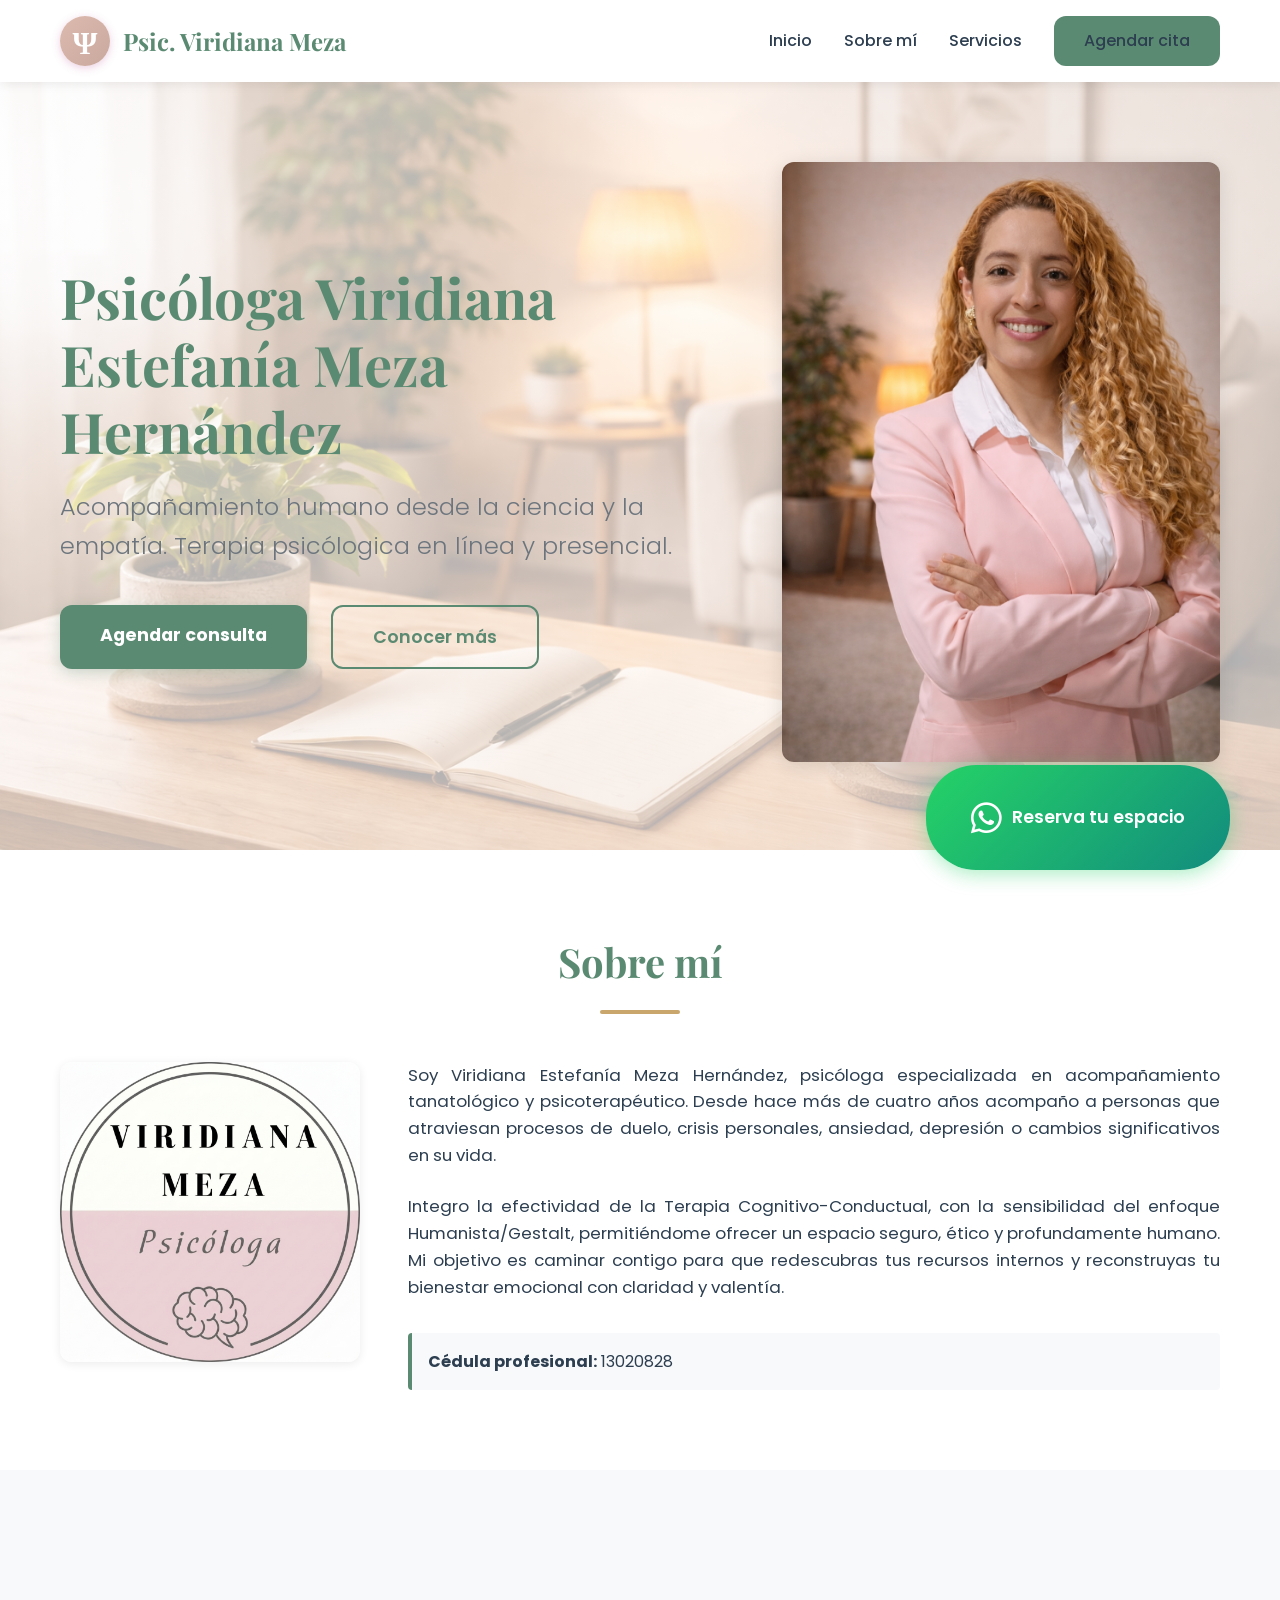
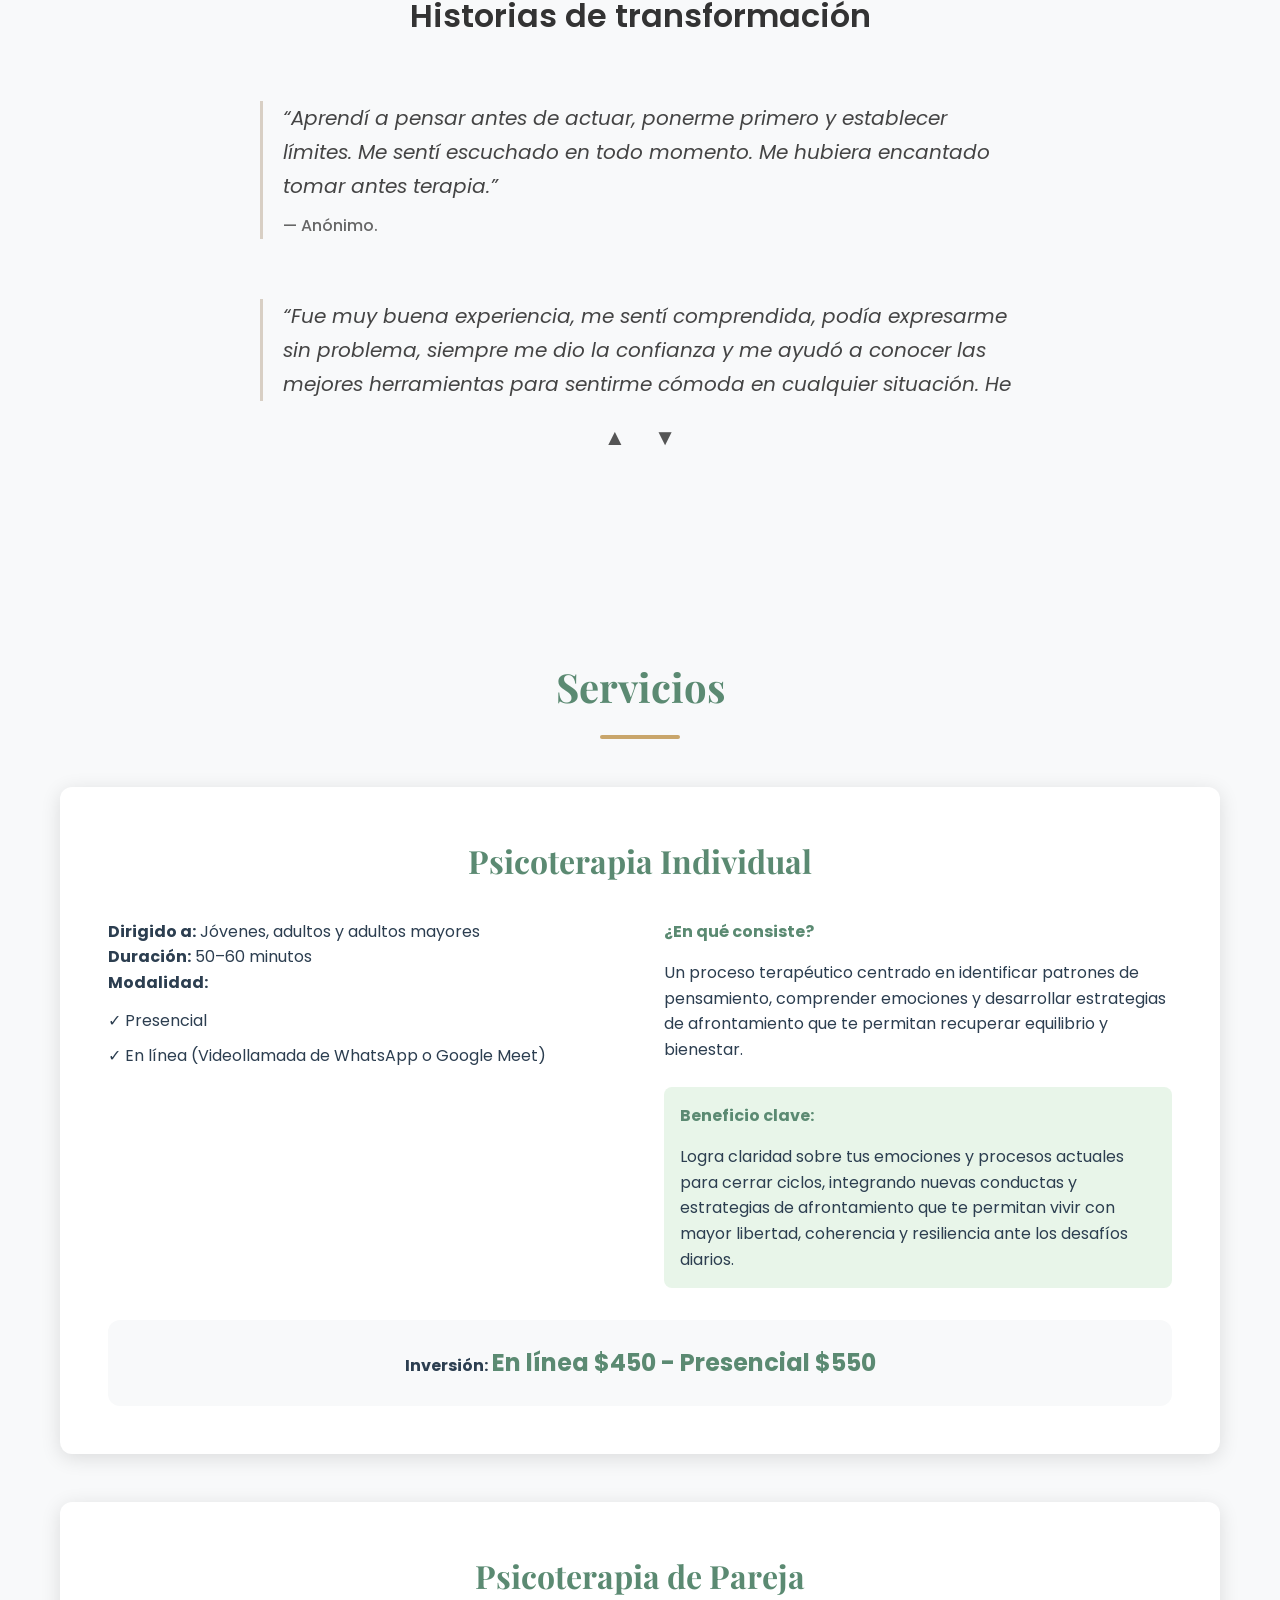
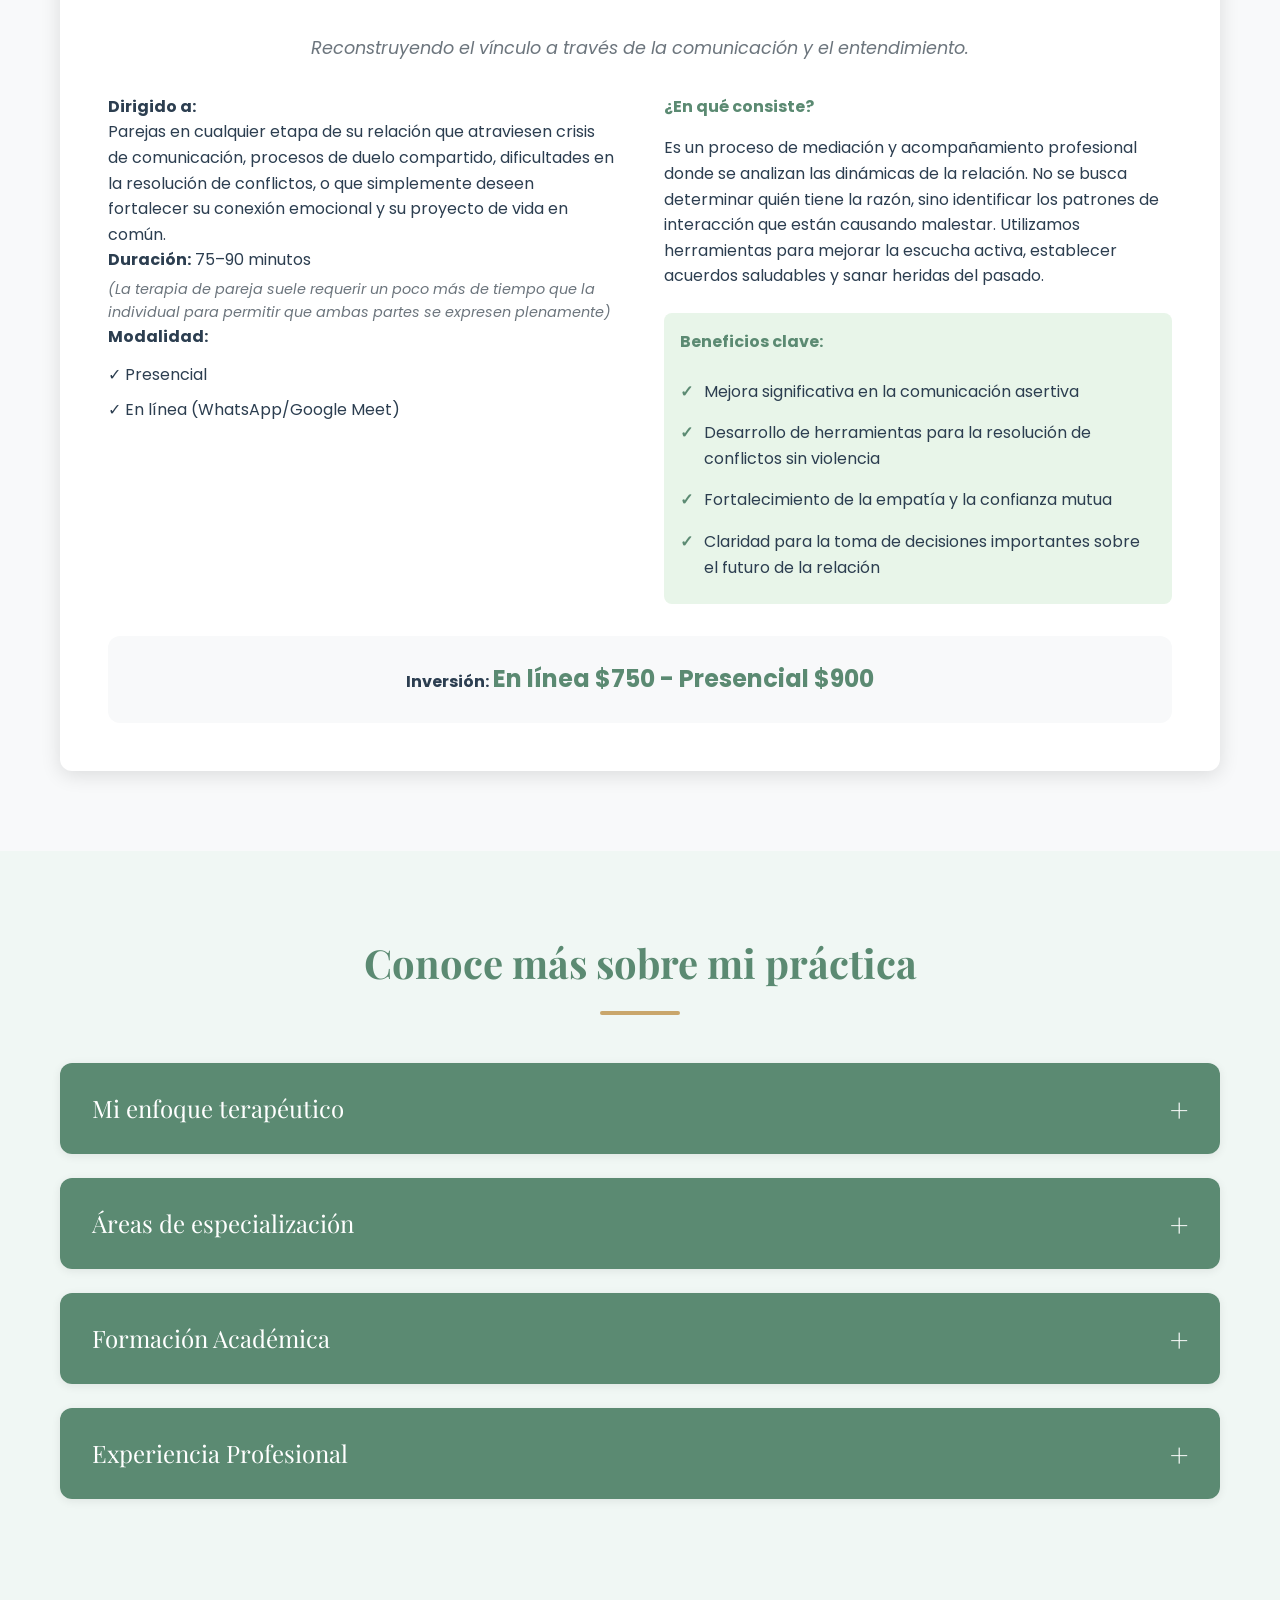
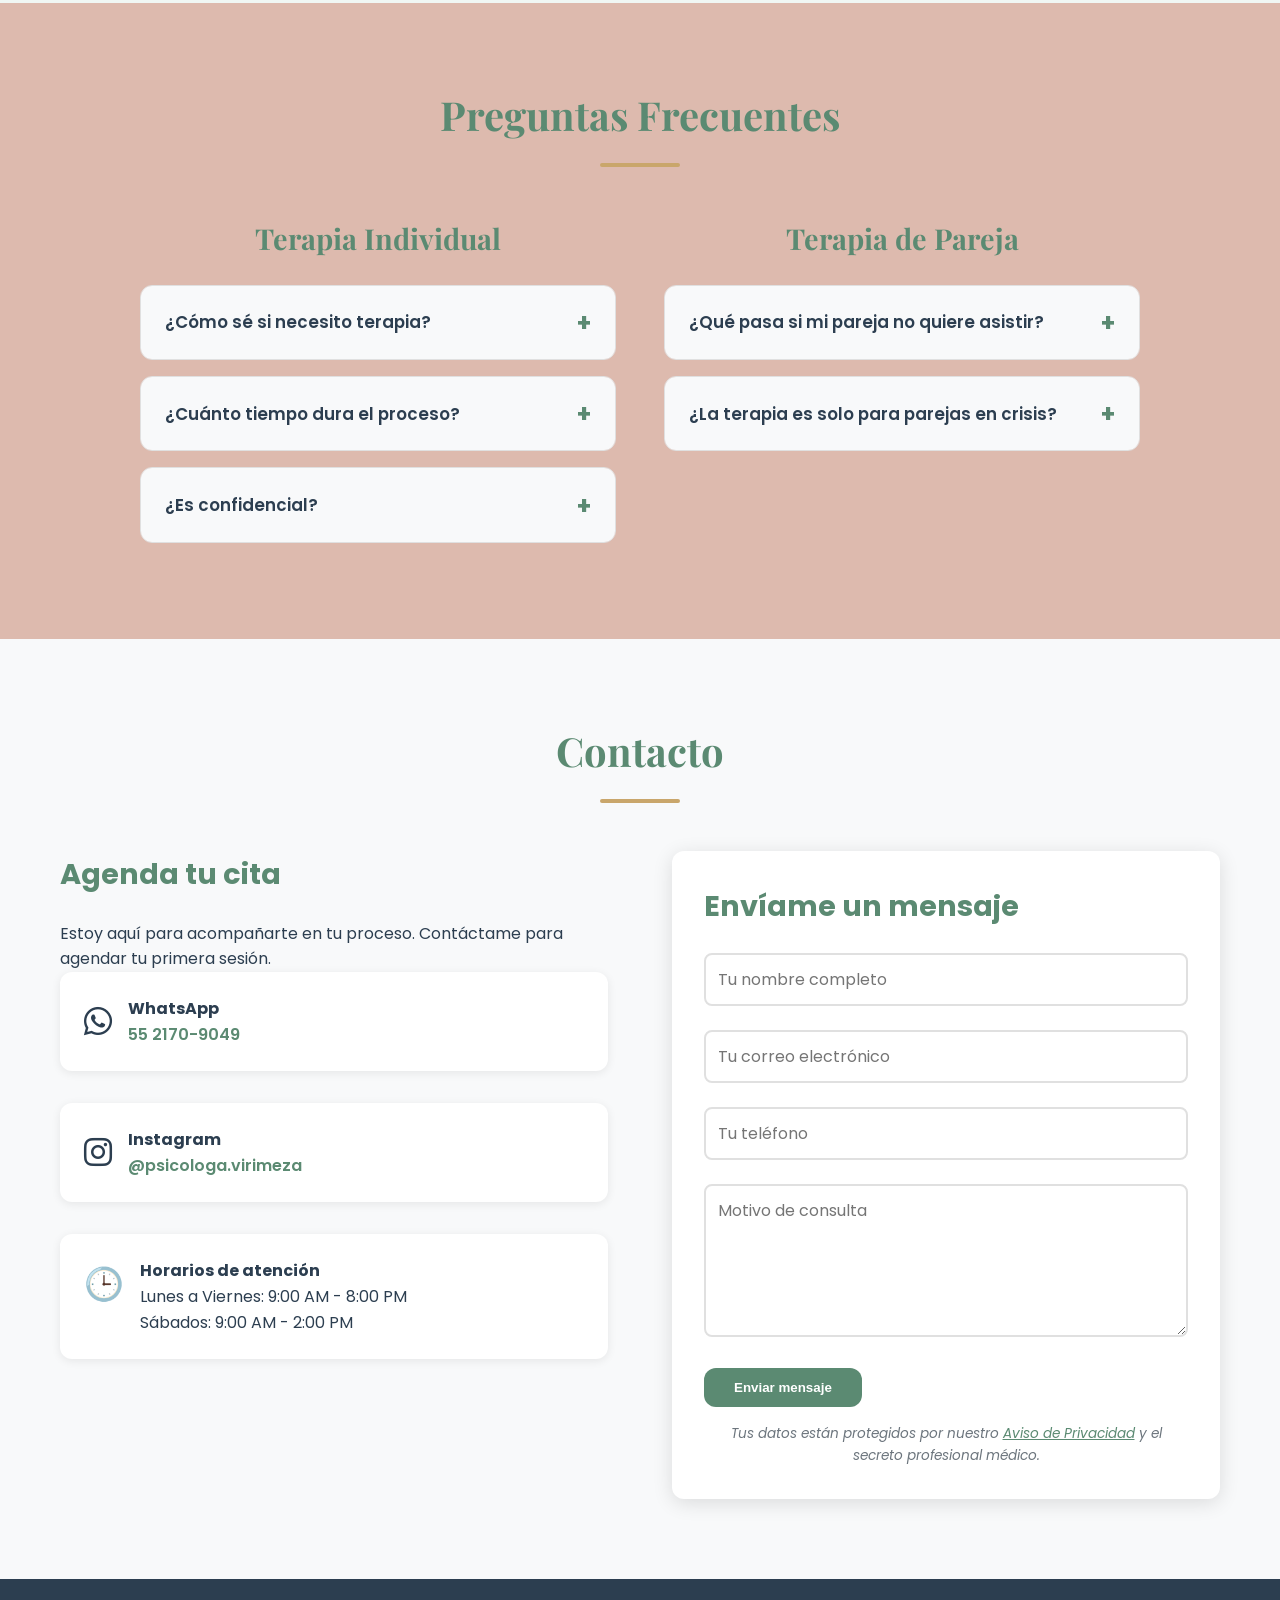
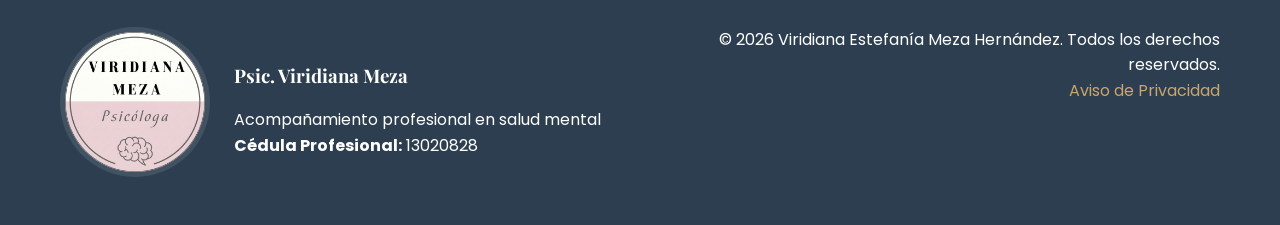
<file: index.html>
<!DOCTYPE html>
<html lang="es">
<head>
    <!-- Google tag (gtag.js) -->
<script async src="https://www.googletagmanager.com/gtag/js?id=G-2792YB1XMT"></script>
<script>
  window.dataLayer = window.dataLayer || [];
  function gtag(){dataLayer.push(arguments);}
  gtag('js', new Date());

  gtag('config', 'G-2792YB1XMT');
</script>
    <meta charset="UTF-8">
    <meta name="viewport" content="width=device-width, initial-scale=1.0">
    <meta name="description" content="Psicóloga Viridiana Estefanía Meza Hernández - Acompañamiento tanatológico y psicoterapéutico. Especializada en duelo, ansiedad, depresión y desarrollo personal.">
    <meta name="keywords" content="psicóloga, tanatología, duelo, ansiedad, depresión, terapia, Ciudad de México">
    <title>Psic. Viridiana Meza - Psicología y Tanatología</title>
    <link rel="stylesheet" href="css/styles.css">
    <!-- Google Fonts -->
    <link rel="preconnect" href="https://fonts.googleapis.com">
    <link rel="preconnect" href="https://fonts.gstatic.com" crossorigin>
    <link href="https://fonts.googleapis.com/css2?family=Poppins:wght@300;400;600;700&family=Playfair+Display:wght@600;700&display=swap" rel="stylesheet">
    <link rel="stylesheet" href="https://cdnjs.cloudflare.com/ajax/libs/font-awesome/6.5.1/css/all.min.css">
</head>
<body>
    <!-- Navegación -->
    <nav class="navbar">
        <div class="container">
            <div class="nav-brand">
                <div class="logo-psi">Ψ</div>
                <span>Psic. Viridiana Meza</span>
            </div>
            <ul class="nav-menu">
                <li><a href="#inicio">Inicio</a></li>
                <li><a href="#sobre-mi">Sobre mí</a></li>
                <li><a href="#servicios">Servicios</a></li>
                
                <li><a href="#contacto" class="btn-primary">Agendar cita</a></li>
            </ul>
            <div class="menu-toggle">
                <span></span>
                <span></span>
                <span></span>
            </div>
        </div>
    </nav>

    <!-- Hero Section -->
    <section id="inicio" class="hero">
        <div class="container hero-content">
            <div class="hero-text">
                <h1>Psicóloga Viridiana Estefanía Meza Hernández</h1>
                <p class="subtitle">Acompañamiento humano desde la ciencia y la empatía. Terapia psicólogica en línea y presencial.</p>
                <div class="hero-buttons">
                    <a href="#contacto" class="btn-primary">Agendar consulta</a>
                    <a href="#sobre-mi" class="btn-secondary">Conocer más</a>
                </div>
            </div>
            <div class="hero-image">
                <img src="images/foto-principal-def.jpg" alt="Psicóloga Viridiana Meza">
            </div>
        </div>
    </section>

    <!-- Sobre mí -->
    <section id="sobre-mi" class="sobre-mi">
        <div class="container">
            <h2 class="section-title">Sobre mí</h2>
            <div class="sobre-contenido">
                <div class="sobre-imagen">
                    <img src="images/logo-oficial.png" alt="Logo Viridiana Meza Psicología">
                </div>
                <div class="sobre-texto">
                    <p>Soy Viridiana Estefanía Meza Hernández, psicóloga especializada en acompañamiento tanatológico y psicoterapéutico. Desde hace más de cuatro años acompaño a personas que atraviesan procesos de duelo, crisis personales, ansiedad, depresión o cambios significativos en su vida.</p>
                    
                    <p>Integro la efectividad de la Terapia Cognitivo-Conductual, con la sensibilidad del enfoque Humanista/Gestalt, permitiéndome ofrecer un espacio seguro, ético y profundamente humano. Mi objetivo es caminar contigo para que redescubras tus recursos internos y reconstruyas tu bienestar emocional con claridad y valentía.</p>
                    
                    <div class="cedula-profesional">
                        <strong>Cédula profesional:</strong> 13020828
                    </div>
                </div>
            </div>
        </div>
    </section>

     <!-- Testimonios -->
   <section class="testimonios" id="testimonios">
  <h2 class="testimonios-title">Historias de transformación</h2>

  <div class="testimonios-viewport">
    <div class="testimonios-list">
      <div class="testimonio">
        <p class="testimonio-text">“Aprendí a pensar antes de actuar, ponerme primero y establecer límites. Me sentí escuchado en todo momento. Me hubiera encantado tomar antes terapia.”</p>
        <p class="testimonio-author">— Anónimo.</p>
      </div>

      <div class="testimonio">
        <p class="testimonio-text">“Fue muy buena experiencia, me sentí comprendida, podía expresarme sin problema, siempre me dio la confianza y me ayudó a conocer las mejores herramientas para sentirme cómoda en cualquier situación. He aprendido a reconocer mis emociones, como manejarlas y dejar de sobrepensar. Simplemente el platicar y profundizar en los temas. Si alguien está considerando tomar terapia le diría que comience su proceso y que se sienta con la libertad de estar con una profesional”</p>
        <p class="testimonio-author">— A. M.</p>
      </div>

      <div class="testimonio">
        <p class="testimonio-text">“Creo que el principal motivo fue encontrar nuevas rutas para el bienestar emocional. Ha sido un proceso muy satisfactorio y profesional, siempre me he sentido cómodo y con la confianza de hablar de cualquier cosa. Creo que el autoconocimiento es el mayor avance, además de encontrar nuevas formas de poder expresarme y relacionarme con el mundo. La forma de explicar los ejercicios y la empatía en todo momento. Qué es una gran decisión y espero pueda ayudarlos como lo ha hecho conmigo.”</p>
        <p class="testimonio-author">— Axel Hernández.</p>
      </div>

      <div class="testimonio">
        <p class="testimonio-text">“Comencé terapia por insistencia de mi pareja. Ha sido un proceso difícil, pero profundamente transformador. La experiencia ha sido buena calmo parte de mis monstruos y el trabajar semana a semana a ido disminuyendo mi traumas y ansiedades sin olvidar que me ha enseñado a poner límites y quererme más. Hoy me siento más tranquila, enfrento la vida de manera diferente y he aprendido a poner límites, incluso con mi familia, además de quererme más. No es un proceso fácil,
pero vale completamente la pena y fue la mejor decisión que eh tomado en mi vida que no todos los psicólogos dan comodidad porque tienes que aprender a ver que la terapia nos es comodidad es aprender, mejorar sanar, reconocer y sobre todo cambiar por ti por ser mejor persona y tener humildad porque no siempre es el otro y al final somos nosotros mismos los que nos dañamos, pero lo que si te digo es que sentir ese cobijo de mi psicóloga Viridiana es único.”</p>
        <p class="testimonio-author">— Irma Castro.</p>
      </div>

      <div class="testimonio">
        <p class="testimonio-text">“Busqué terapia para encontrar respuestas que me ayudaran a comprender mejores situaciones de mi vida presente y futura. Ha sido una excelente experiencia; me gustó mucho la dinámica de las actividades en cada sesión y poder resolver todas mis dudas. Comencé a hacer actividades nuevas que no hacía y sobrellevar y manejar mejor mis episodios de ansiedad. En todo momento me sentí comprendida, con calidez y sin ser juzgada. Recomiendo totalmente tomar terapia, ya que no es solo para cuando nos sentimos mal, sino también cuando buscamos respuestas dentro de nosotros mismos.”</p>
        <p class="testimonio-author">— M. M.</p>
      </div>

        <div class="testimonio">
        <p class="testimonio-text">“Llegué a terapia después de un accidente, y ha sido una experiencia muy grata y renovadora para mí. Con el acompañamiento he aprendido a reconocerme, a valorar mis logros y a aprender de mis errores con el ánimo de mejorar. He logrado disminuir mi ansiedad, comunicarme de forma asertiva y dejar de poner las necesidades de los demás antes que las mías. También aprendí a poner límites, incluso con personas cercanas, y eso ha cambiado completamente la forma en la que enfrento muchas situaciones. Nunca me sentí juzgada; siempre tuve la confianza de avanzar a mi propio ritmo, lo que me permitió entenderme y fortalecerme poco a poco. Llevo poco más de 3 años y mi camino por la terapia ha sido muy grato, satisfactorio, redescubriendo mi persona, eh aprendido tanto de mí y creo que voy por buen camino.”</p>
        <p class="testimonio-author">— A. L.</p>
      </div>

        <div class="testimonio">
        <p class="testimonio-text">“Comencé terapia cuando estaba pasando por una ruptura significativa. Llevamos creo que 4 años juntas y estoy muy agradecida me ha acompañado en muchas etapas de mi vida. He trabajado la ansiedad, en la forma en la que me percibo y en cómo me desenvuelvo en la vida. También he aprendido a comunicarme de manera más asertiva con las personas. Siempre me sentí escuchada y nunca juzgada y recomendaría darse la oportunidad de ser acompañada por una psicóloga super humana y preparada”</p>
        <p class="testimonio-author">— Marha Ramírez. </p>
      </div>

        <div class="testimonio">
        <p class="testimonio-text">“Comencé terapia con el objetivo de mejorar mi comunicación con mis padres. Me ha ayudado bastante a identificar patrones, me ha ayudado a aclarar mis sentimientos, aprendí a distinguir entre mis emociones y sensaciones. Me ayudó a retomar el centro de mi vida.”</p>
        <p class="testimonio-author">— N. T. </p>
      </div>
    </div>
  </div>
    

  <div class="testimonios-arrows">
    <button id="testimonios-up" class="testimonios-arrow">▲</button>
    <button id="testimonios-down" class="testimonios-arrow">▼</button>
  </div>
</section>
    
<!-- Servicios -->
    <section id="servicios" class="servicios">
        <div class="container">
            <h2 class="section-title">Servicios</h2>
            <div class="servicio-destacado">
                <h3>Psicoterapia Individual</h3>
                <div class="servicio-detalles">
                    <div class="servicio-info">
                        <p><strong>Dirigido a:</strong> Jóvenes, adultos y adultos mayores</p>
                        <p><strong>Duración:</strong> 50–60 minutos</p>
                        <p><strong>Modalidad:</strong></p>
                        <ul>
                            <li>✓ Presencial</li>
                            <li>✓ En línea (Videollamada de WhatsApp o Google Meet)</li>
                        </ul>
                    </div>
                    <div class="servicio-descripcion">
                        <h4>¿En qué consiste?</h4>
                        <p>Un proceso terapéutico centrado en identificar patrones de pensamiento, comprender emociones y desarrollar estrategias de afrontamiento que te permitan recuperar equilibrio y bienestar.</p>
                        <div class="beneficio">
                            <h4>Beneficio clave:</h4>
                            <p>Logra claridad sobre tus emociones y procesos actuales para cerrar ciclos, integrando nuevas conductas y estrategias de afrontamiento que te permitan vivir con mayor libertad, coherencia y resiliencia ante los desafíos diarios.</p>
                        </div>
                    </div>
                </div>
                <div class="precio-placeholder">
                    <p><strong>Inversión:</strong> <span class="precio"> En línea $450 - Presencial $550</span></p>
                </div>
            </div>
            
            <!-- Segundo servicio: Terapia de Pareja -->
            <div class="servicio-destacado">
                <h3>Psicoterapia de Pareja</h3>
                <p class="servicio-subtitulo">Reconstruyendo el vínculo a través de la comunicación y el entendimiento.</p>
                
                <div class="servicio-detalles">
                    <div class="servicio-info">
                        <p><strong>Dirigido a:</strong></p>
                        <p>Parejas en cualquier etapa de su relación que atraviesen crisis de comunicación, procesos de duelo compartido, dificultades en la resolución de conflictos, o que simplemente deseen fortalecer su conexión emocional y su proyecto de vida en común.</p>
                        
                        <p><strong>Duración:</strong> 75–90 minutos</p>
                        <p class="nota-duracion">(La terapia de pareja suele requerir un poco más de tiempo que la individual para permitir que ambas partes se expresen plenamente)</p>
                        
                        <p><strong>Modalidad:</strong></p>
                        <ul>
                            <li>✓ Presencial</li>
                            <li>✓ En línea (WhatsApp/Google Meet)</li>
                        </ul>
                    </div>
                    
                    <div class="servicio-descripcion">
                        <h4>¿En qué consiste?</h4>
                        <p>Es un proceso de mediación y acompañamiento profesional donde se analizan las dinámicas de la relación. No se busca determinar quién tiene la razón, sino identificar los patrones de interacción que están causando malestar. Utilizamos herramientas para mejorar la escucha activa, establecer acuerdos saludables y sanar heridas del pasado.</p>
                        
                        <div class="beneficio">
                            <h4>Beneficios clave:</h4>
                            <ul>
                                <li>Mejora significativa en la comunicación asertiva</li>
                                <li>Desarrollo de herramientas para la resolución de conflictos sin violencia</li>
                                <li>Fortalecimiento de la empatía y la confianza mutua</li>
                                <li>Claridad para la toma de decisiones importantes sobre el futuro de la relación</li>
                            </ul>
                        </div>
                    </div>
                </div>
                
                <div class="precio-placeholder">
                    <p><strong>Inversión:</strong> <span class="precio">En línea $750 - Presencial $900</span></p>
                </div>
            </div>
        </div>
    </section>

<!-- Secciones Plegables -->
    <section class="secciones-plegables">
        <div class="container">
            <h2 class="section-title">Conoce más sobre mi práctica</h2>
            
            <!-- Enfoque Terapéutico -->
            <div class="seccion-plegable">
                <button class="seccion-header">
                    <span>Mi enfoque terapéutico</span>
                    <span class="toggle-icon">+</span>
                </button>
                <div class="seccion-content">
                    <p class="enfoque-intro">Creo firmemente que la salud mental es un proceso creativo y valiente de reconstrucción personal. Mi práctica se basa en:</p>
                    <div class="enfoque-grid">
                        <div class="enfoque-item">
                            <div class="enfoque-icon">🎧</div>
                            <h3>Escucha activa</h3>
                            <p>Acompañamiento respetuoso de tu proceso único</p>
                        </div>
                        <div class="enfoque-item">
                            <div class="enfoque-icon">🔬</div>
                            <h3>Basado en evidencia</h3>
                            <p>Modelos terapéuticos científicamente respaldados</p>
                        </div>
                        <div class="enfoque-item">
                            <div class="enfoque-icon">💚</div>
                            <h3>Comprensión humana</h3>
                            <p>Entendimiento profundo de tu experiencia</p>
                        </div>
                        <div class="enfoque-item">
                            <div class="enfoque-icon">⚖️</div>
                            <h3>Ética profesional</h3>
                            <p>Actualización continua y práctica responsable</p>
                        </div>
                    </div>
                    <p class="enfoque-cierre">Cada sesión es un espacio para explorar, comprender y transformar.</p>
                </div>
            </div>

            <!-- Áreas de Especialización -->
            <div class="seccion-plegable">
                <button class="seccion-header">
                    <span>Áreas de especialización</span>
                    <span class="toggle-icon">+</span>
                </button>
                <div class="seccion-content">
                    <div class="especialidades-grid">
                        <div class="especialidad-card">
                            <h3>🕊️ Duelo y pérdida</h3>
                            <p>Acompañamiento tanatológico en procesos de duelo, rupturas y pérdidas significativas</p>
                        </div>
                        <div class="especialidad-card">
                            <h3>😰 Ansiedad, depresión y estrés</h3>
                            <p>Manejo de síntomas ansiosos, estrés crónico y depresión</p>
                        </div>
                        <div class="especialidad-card">
                            <h3>💪 Autoestima</h3>
                            <p>Desarrollo de autoestima y comunicación asertiva</p>
                        </div>
                        <div class="especialidad-card">
                            <h3>🛡️ Límites personales</h3>
                            <p>Establecimiento de límites saludables y gestión emocional</p>
                        </div>
                        <div class="especialidad-card">
                            <h3>👥 Psicoterapia integral</h3>
                            <p>Atención a adolescentes, adultos y adultos mayores</p>
                        </div>
                        <div class="especialidad-card">
                            <h3>👨‍👩‍👧 Crianza respetuosa</h3>
                            <p>Orientación en procesos de crianza consciente y respetuosa</p>
                        </div>
                    </div>
                </div>
            </div>

            <!-- Formación Académica -->
            <div class="seccion-plegable">
                <button class="seccion-header">
                    <span>Formación Académica</span>
                    <span class="toggle-icon">+</span>
                </button>
                <div class="seccion-content">
                    <div class="formacion-lista">
                        <div class="formacion-item">
                            <div class="formacion-grado">🎓 Maestría</div>
                            <div class="formacion-detalle">
                                <strong>Maestría en Psicología Clínica</strong>
                                <p>Universidad IEXPRO (En curso)</p>
                            </div>
                        </div>
                        <div class="formacion-item">
                            <div class="formacion-grado">🎓 Licenciatura</div>
                            <div class="formacion-detalle">
                                <strong>Licenciatura en Psicología</strong>
                                <p>Universidad de Negocios ISEC</p>
                            </div>
                        </div>
                        <div class="formacion-item">
                            <div class="formacion-grado">📜 Diplomado</div>
                            <div class="formacion-detalle">
                                <strong>Tanatología y Cuidados Paliativos</strong>
                                <p>Instituto Latinoamericano de Estudios de Posgrado (ILEP)</p>
                                <strong>Tanatología</strong>
                                <p>Universidad de Chiapas UDECH / Instituto de Innovación Educativa</p>
                                <strong>Terapia Cognitivo-Conductual </strong>
                                <p>Instituto Latinoamericano de Estudios de Posgrado (ILEP)</p>
                            </div>
                        </div>
                    </div>
                </div>
            </div>

            <!-- Experiencia Profesional -->
            <div class="seccion-plegable">
                <button class="seccion-header">
                    <span>Experiencia Profesional</span>
                    <span class="toggle-icon">+</span>
                </button>
                <div class="seccion-content">
                    <div class="experiencia-contenido-plegable">
                        <p>Más de <strong>7 años</strong> de práctica profesional, de los cuales, 4 han sido en clínica privada con enfoque en:</p>
                        <ul class="experiencia-lista-plegable">
                            <li>Intervención en crisis</li>
                            <li>Procesos de duelo</li>
                            <li>Acompañamiento emocional individual y en pareja</li>
                            <li>Procesos de pérdida y reconstrucción personal</li>
                        </ul>
                    </div>
                </div>
            </div>
        </div>
    </section>

   

   <!-- Preguntas Frecuentes -->
    <section class="faq">
        <div class="container">
            <h2 class="section-title">Preguntas Frecuentes</h2>
            
            <div class="faq-grid">
                <!-- Terapia Individual -->
                <div class="faq-categoria">
                    <h3>Terapia Individual</h3>
                    
                    <div class="faq-item">
                        <button class="faq-pregunta">
                            ¿Cómo sé si necesito terapia?
                            <span class="faq-icon">+</span>
                        </button>
                        <div class="faq-respuesta">
                            <p>Si sientes que tus emociones te sobrepasan, atraviesas un duelo difícil o simplemente deseas conocerte mejor, la terapia es un espacio seguro para ti. No necesitas estar en una "crisis extrema" para empezar.</p>
                        </div>
                    </div>
                    
                    <div class="faq-item">
                        <button class="faq-pregunta">
                            ¿Cuánto tiempo dura el proceso?
                            <span class="faq-icon">+</span>
                        </button>
                        <div class="faq-respuesta">
                            <p>Cada proceso es único. Dependerá de tus objetivos y necesidades, pero lo revisaremos juntos en las primeras sesiones para que tengas claridad.</p>
                        </div>
                    </div>
                    
                    <div class="faq-item">
                        <button class="faq-pregunta">
                            ¿Es confidencial?
                            <span class="faq-icon">+</span>
                        </button>
                        <div class="faq-respuesta">
                            <p>Absolutamente. Todo lo que hablemos está protegido por el secreto profesional y el código ético del psicólogo.</p>
                        </div>
                    </div>
                </div>
                
                <!-- Terapia de Pareja -->
                <div class="faq-categoria">
                    <h3>Terapia de Pareja</h3>
                    
                    <div class="faq-item">
                        <button class="faq-pregunta">
                            ¿Qué pasa si mi pareja no quiere asistir?
                            <span class="faq-icon">+</span>
                        </button>
                        <div class="faq-respuesta">
                            <p>Es común que uno de los dos tenga dudas. Podemos iniciar con una sesión de orientación para explicar la dinámica y bajar tensiones. Sin embargo, para el trabajo de pareja, la disposición de ambos es fundamental.</p>
                        </div>
                    </div>
                    
                    <div class="faq-item">
                        <button class="faq-pregunta">
                            ¿La terapia es solo para parejas en crisis?
                            <span class="faq-icon">+</span>
                        </button>
                        <div class="faq-respuesta">
                            <p>No. Muchas parejas asisten para mejorar su comunicación, prepararse para un cambio importante (como vivir juntos o tener hijos) o simplemente fortalecer su vínculo.</p>
                        </div>
                    </div>
                </div>
            </div>
        </div>
    </section>

    <!-- Contacto -->
    <section id="contacto" class="contacto">
        <div class="container">
            <h2 class="section-title">Contacto</h2>
            <div class="contacto-grid">
                <div class="contacto-info">
                    <h3>Agenda tu cita</h3>
                    <p>Estoy aquí para acompañarte en tu proceso. Contáctame para agendar tu primera sesión.</p>
                    
                   <div class="contacto-item">
    <div class="contacto-icono">
        <i class="fa-brands fa-whatsapp"></i>
    </div>
    <div>
        <strong>WhatsApp</strong>
        <p><a href="https://wa.me/5521709049" target="_blank">55 2170-9049</a></p>
    </div>
</div>

<div class="contacto-item">
    <div class="contacto-icono">
        <i class="fa-brands fa-instagram"></i>
    </div>
    <div>
        <strong>Instagram</strong>
        <p><a href="https://www.instagram.com/psicologa.virimeza" target="_blank">@psicologa.virimeza</a></p>
    </div>
</div>
                    
                    <div class="contacto-item">
                        <div class="contacto-icono">🕒</div>
                        <div>
                            <strong>Horarios de atención</strong>
                            <p>Lunes a Viernes: 9:00 AM - 8:00 PM</p>
                            <p>Sábados: 9:00 AM - 2:00 PM</p>
                        </div>
                    </div>
                </div>
                
                <div class="contacto-form">
                    <h3>Envíame un mensaje</h3>
                    <form id="formulario-contacto">
                        <div class="form-group">
                            <input type="text" id="nombre" placeholder="Tu nombre completo" required>
                        </div>
                        <div class="form-group">
                            <input type="email" id="email" placeholder="Tu correo electrónico" required>
                        </div>
                        <div class="form-group">
                            <input type="tel" id="telefono" placeholder="Tu teléfono" required>
                        </div>
                        <div class="form-group">
                            <textarea id="motivo" rows="5" placeholder="Motivo de consulta" required></textarea>
                        </div>
                        <button type="submit" class="btn-primary">Enviar mensaje</button>
                        
                        <p class="aviso-privacidad-form">Tus datos están protegidos por nuestro <a href="aviso-privacidad.html">Aviso de Privacidad</a> y el secreto profesional médico.</p>
                    </form>
                </div>
            </div>
        </div>
    </section>

    <!-- Footer -->
    <footer class="footer">
        <div class="container">
            <div class="footer-contenido">
                <div class="footer-info">
                    <div class="footer-branding">
                        <img src="images/logo-oficial.png" alt="Logo Viridiana Meza" class="footer-logo">
                        <div class="footer-texto">
                            <h3>Psic. Viridiana Meza</h3>
                            <p>Acompañamiento profesional en salud mental</p>
                            <p><strong>Cédula Profesional:</strong> 13020828</p>
                        </div>
                    </div>
                </div>
                <div class="footer-legal">
                    <p>&copy; 2026 Viridiana Estefanía Meza Hernández. Todos los derechos reservados.</p>
                    <p><a href="aviso-privacidad.html">Aviso de Privacidad</a></p>
                </div>
            </div>
        </div>
    </footer>

    <script src="js/script.js"></script>
    <!-- Botón flotante de WhatsApp -->
    <a href="https://wa.me/5521709049?text=Hola,%20vi%20su%20página,%20me%20gustaría%20agendar%20una%20cita" class="whatsapp-float" target="_blank" aria-label="Agendar cita por WhatsApp">
        <i class="fa-brands fa-whatsapp"></i>
        <span>Reserva tu espacio</span>
    </a>

    <script src="js/script.js"></script>
</body>
</html>
</file>
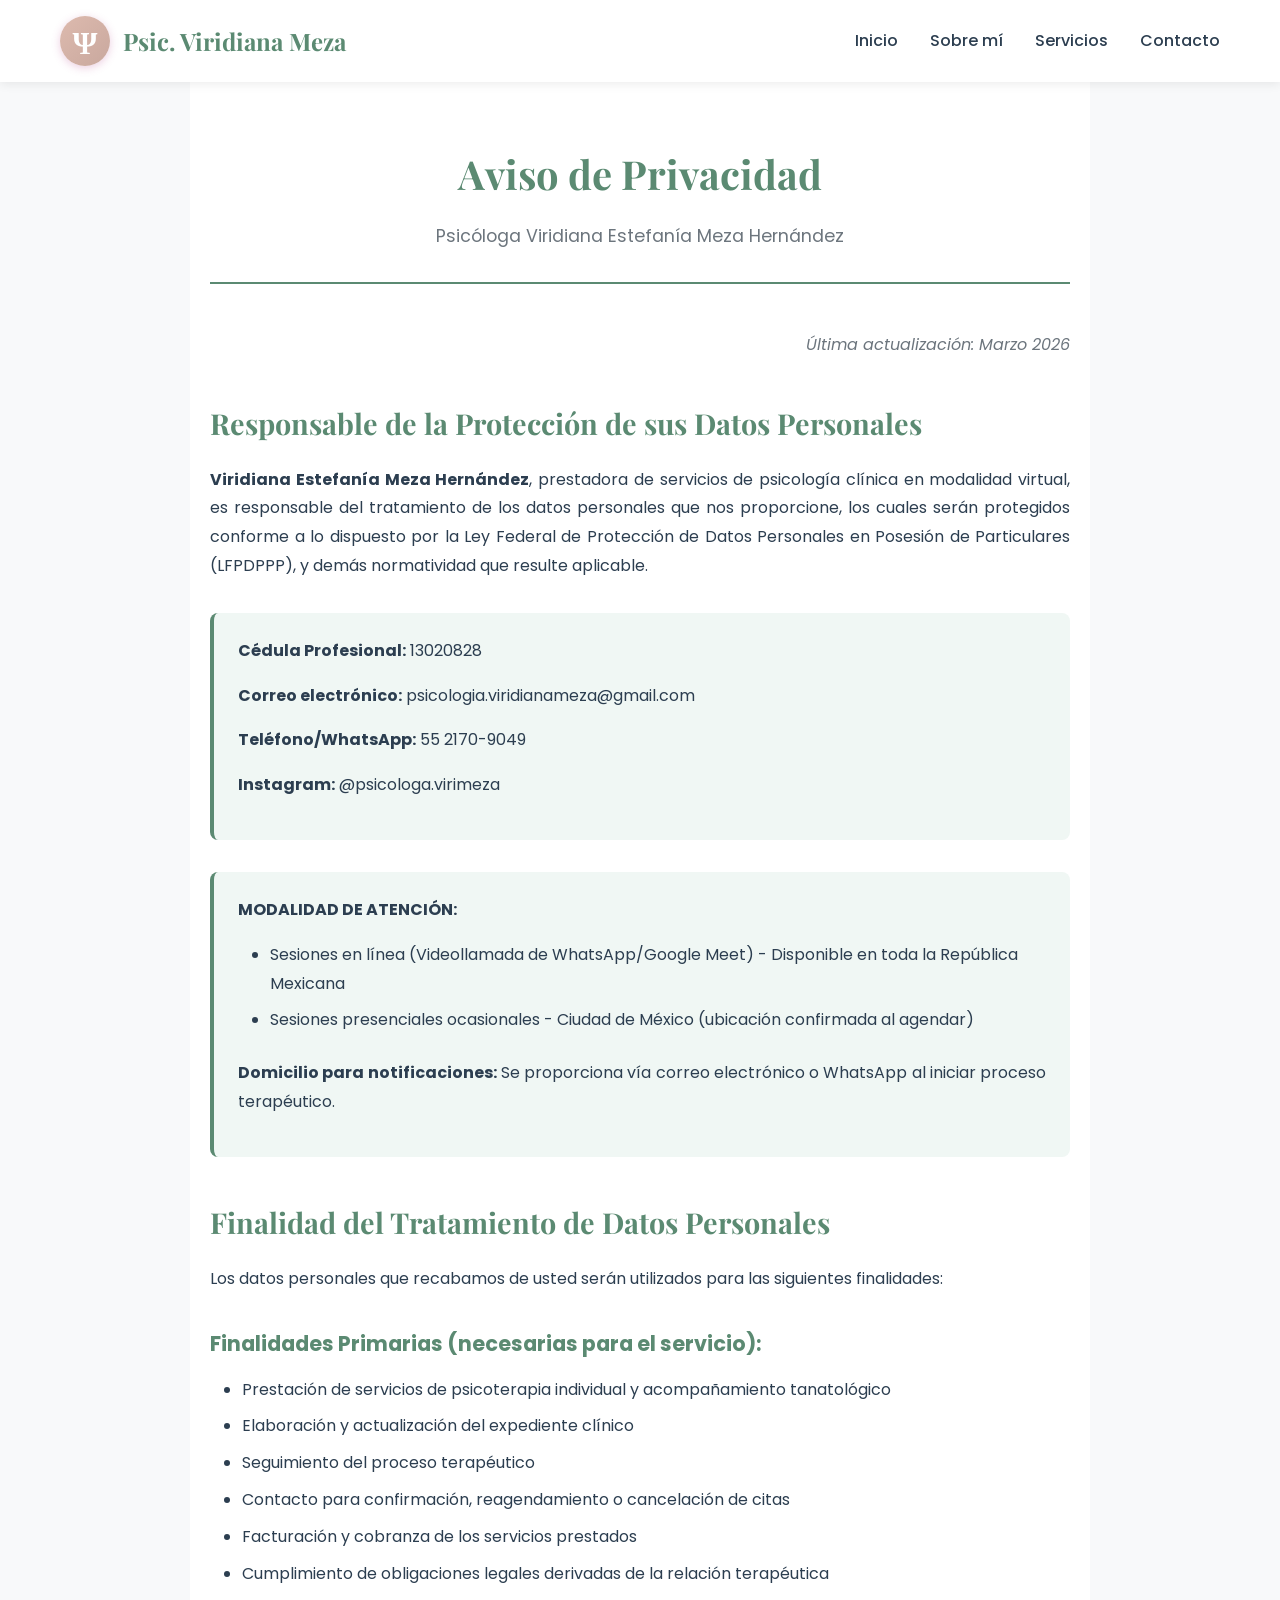
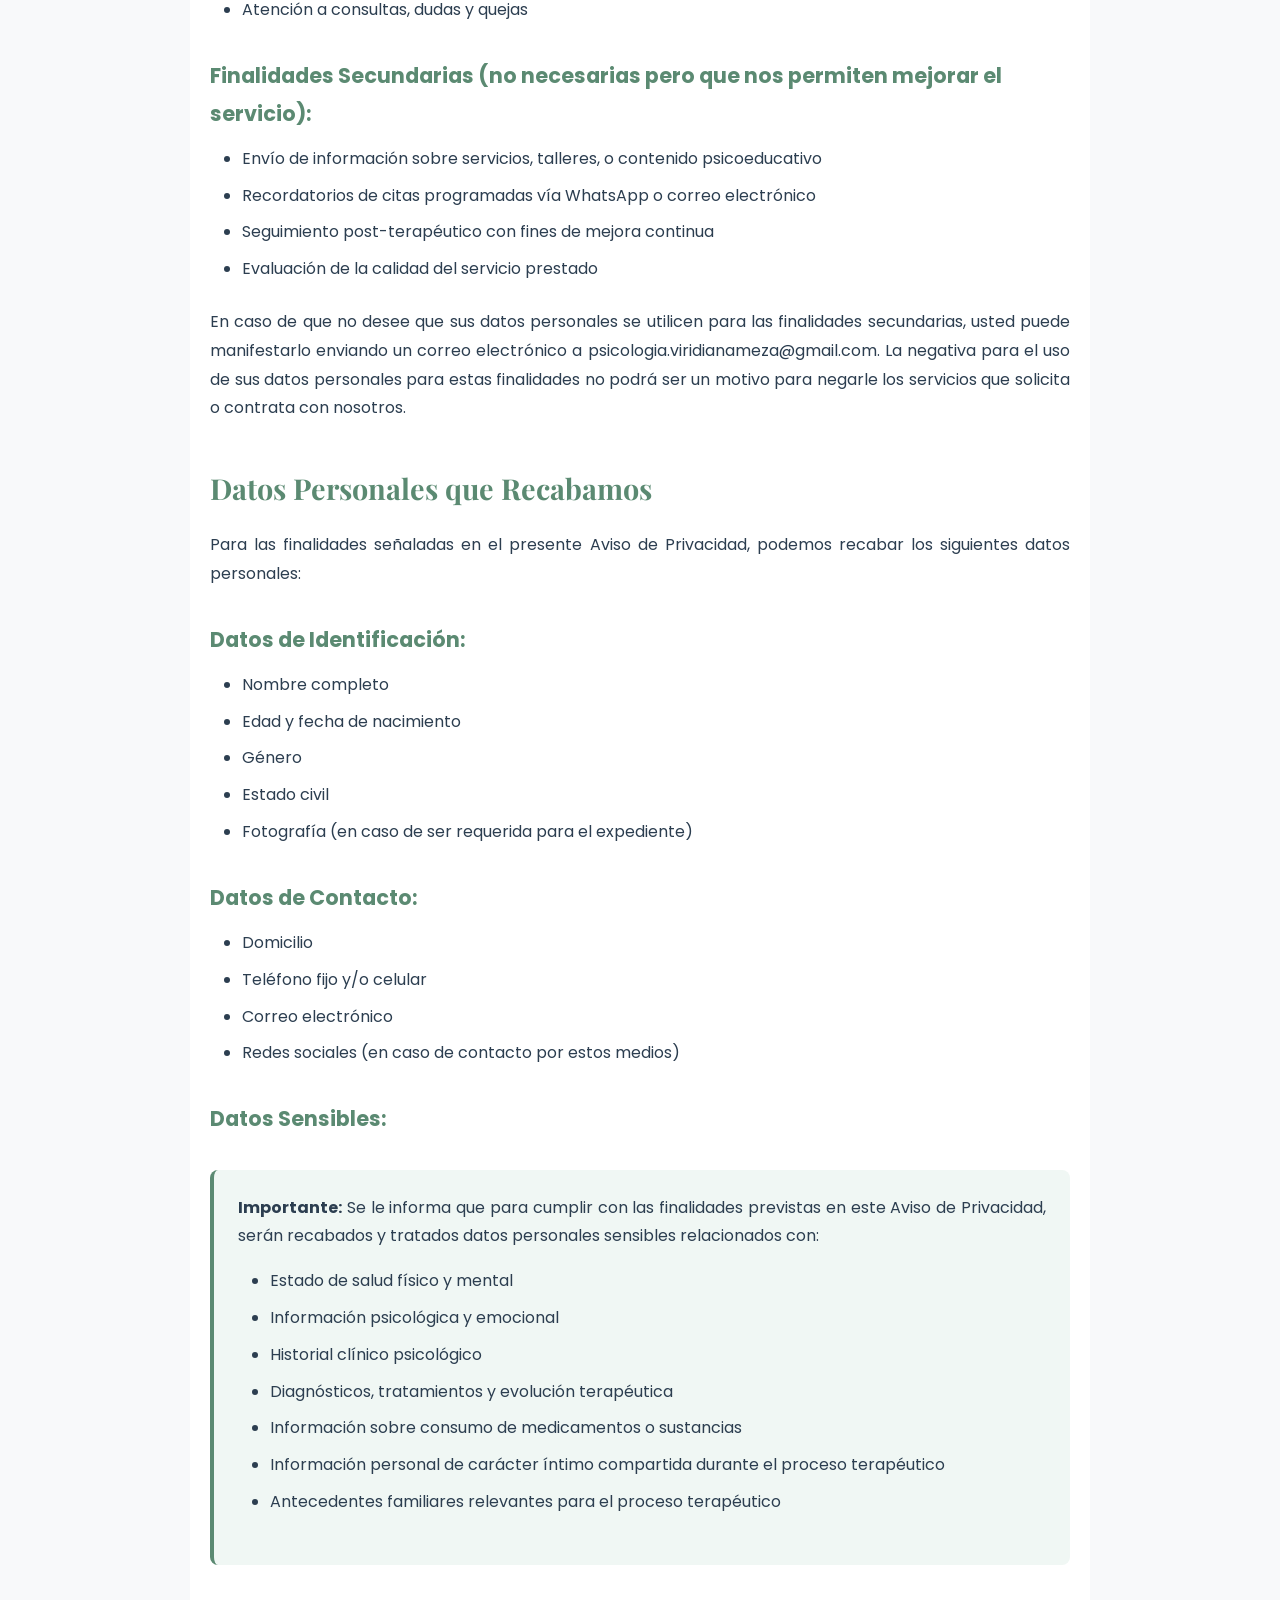
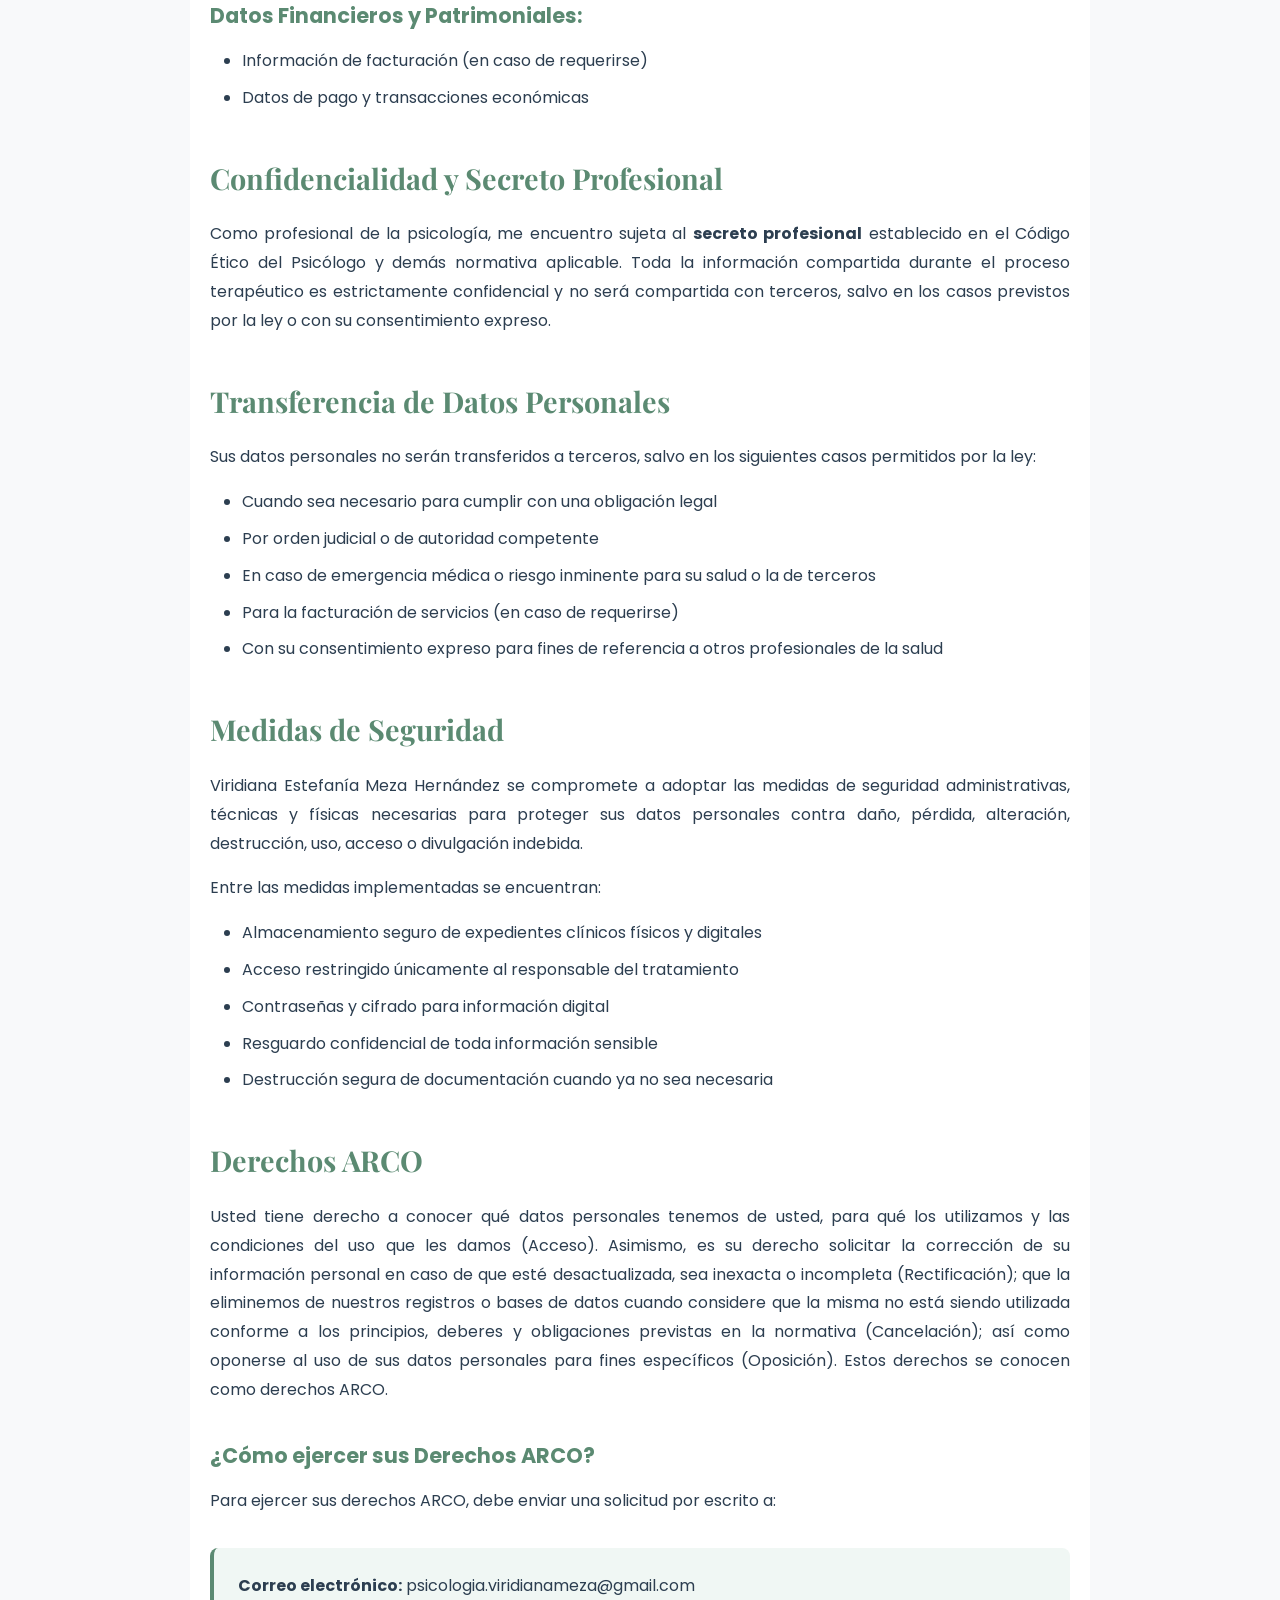
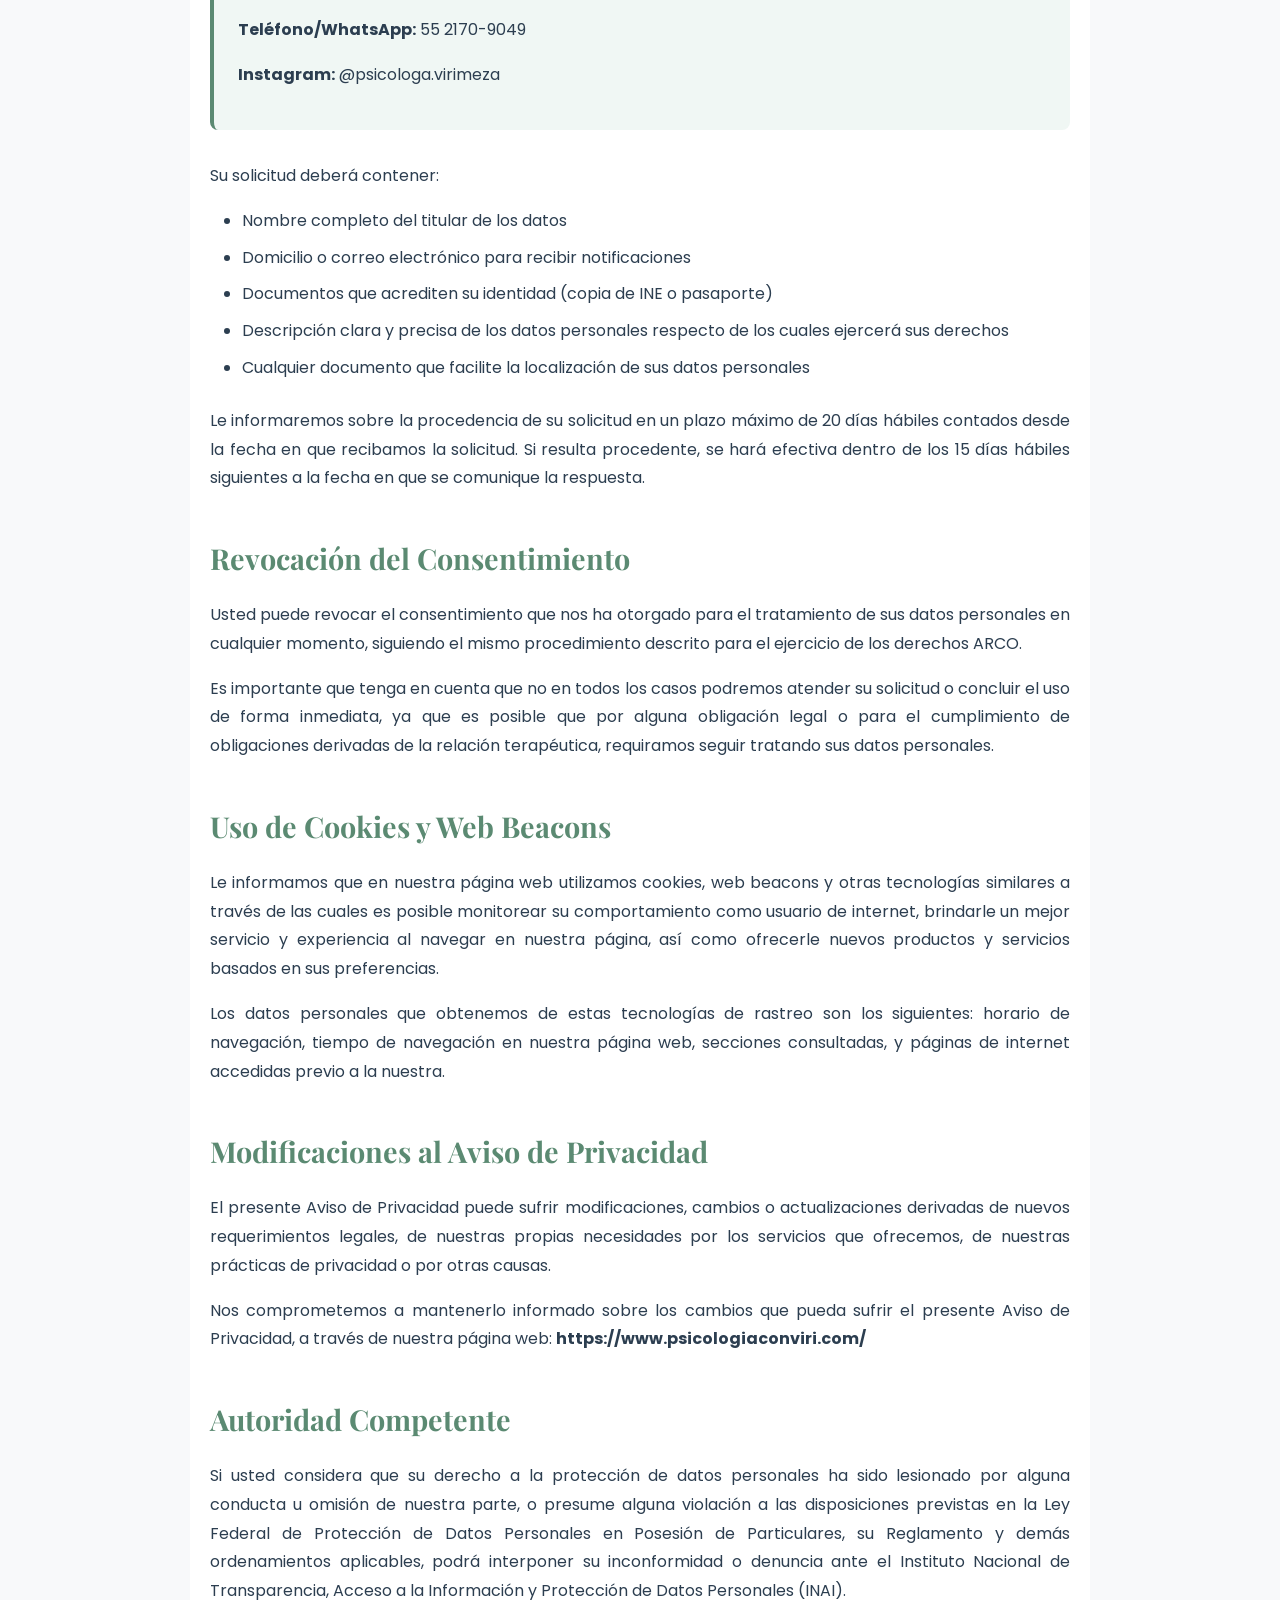
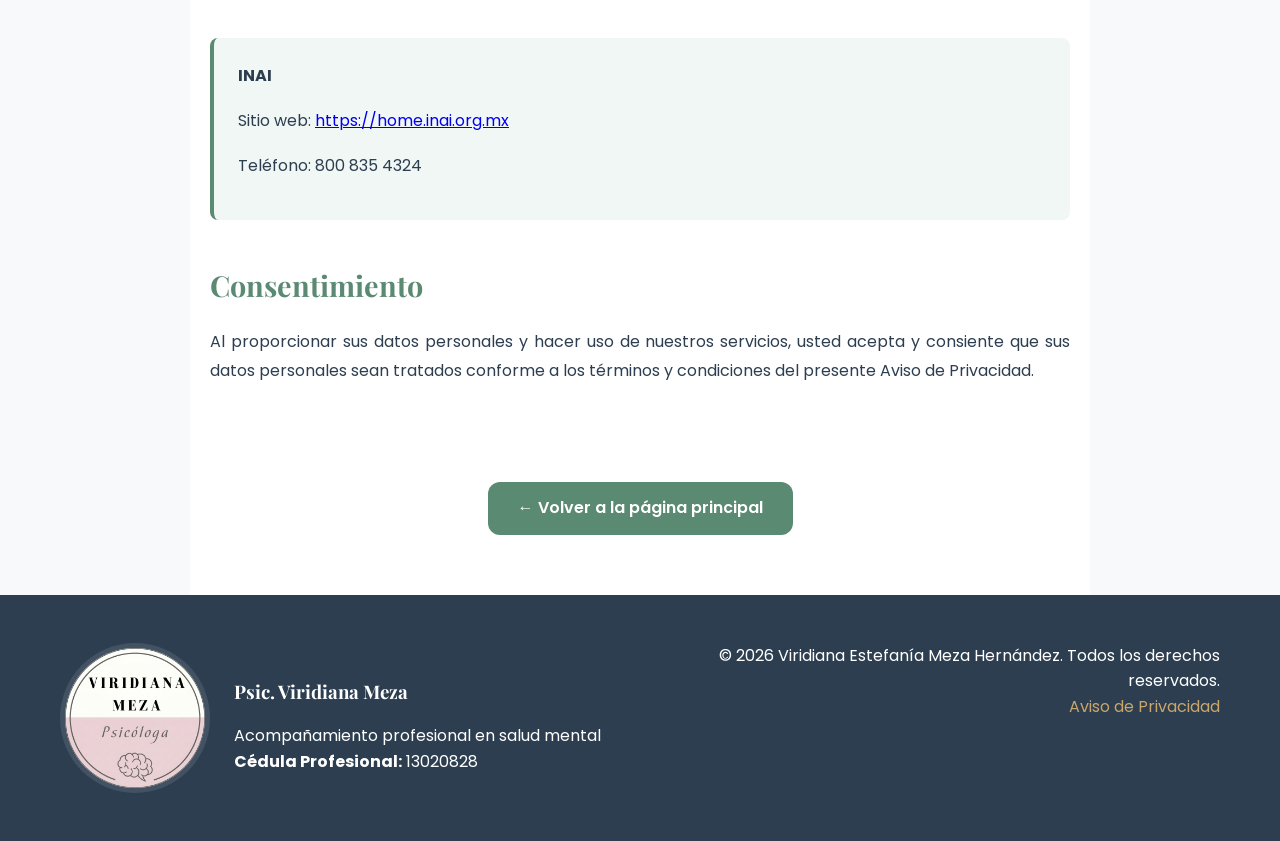
<file: aviso-privacidad.html>
<!doctype html>
<html lang="es">
  <head>
    <!-- Google tag (gtag.js) -->
<script async src="https://www.googletagmanager.com/gtag/js?id=G-2792YB1XMT"></script>
<script>
  window.dataLayer = window.dataLayer || [];
  function gtag(){dataLayer.push(arguments);}
  gtag('js', new Date());

  gtag('config', 'G-2792YB1XMT');
</script>
    <meta charset="UTF-8" />
    <meta name="viewport" content="width=device-width, initial-scale=1.0" />
    <title>Aviso de Privacidad - Psic. Viridiana Meza</title>
    <link rel="stylesheet" href="css/styles.css" />
    <link rel="preconnect" href="https://fonts.googleapis.com" />
    <link rel="preconnect" href="https://fonts.gstatic.com" crossorigin />
    <link
      href="https://fonts.googleapis.com/css2?family=Poppins:wght@300;400;600;700&family=Playfair+Display:wght@600;700&display=swap"
      rel="stylesheet"
    />
    <style>
      .aviso-container {
        max-width: 900px;
        margin: 0 auto;
        padding: 60px 20px;
        background-color: white;
      }

      .aviso-header {
        text-align: center;
        margin-bottom: 3rem;
        padding-bottom: 2rem;
        border-bottom: 2px solid #5b8a72;
      }

      .aviso-header h1 {
        font-family: "Playfair Display", serif;
        color: #5b8a72;
        font-size: 2.5rem;
        margin-bottom: 1rem;
      }

      .aviso-header p {
        color: #6c757d;
        font-size: 1.1rem;
      }

      .aviso-content {
        line-height: 1.8;
        color: #2c3e50;
      }

      .aviso-content h2 {
        font-family: "Playfair Display", serif;
        color: #5b8a72;
        font-size: 1.8rem;
        margin-top: 2.5rem;
        margin-bottom: 1rem;
      }

      .aviso-content h3 {
        color: #5b8a72;
        font-size: 1.3rem;
        margin-top: 2rem;
        margin-bottom: 0.8rem;
      }

      .aviso-content p {
        margin-bottom: 1rem;
        text-align: justify;
      }

      .aviso-content ul {
        margin-bottom: 1.5rem;
        margin-left: 2rem;
      }

      .aviso-content li {
        margin-bottom: 0.5rem;
      }

      .highlight-box {
        background-color: #f0f7f4;
        padding: 1.5rem;
        border-left: 4px solid #5b8a72;
        border-radius: 8px;
        margin: 2rem 0;
      }

      .btn-volver {
        display: inline-block;
        background-color: #5b8a72;
        color: white;
        padding: 12px 30px;
        border-radius: 12px;
        text-decoration: none;
        font-weight: 600;
        margin-top: 3rem;
        transition: all 0.3s ease;
      }

      .btn-volver:hover {
        background-color: #4a7260;
        transform: translateY(-2px);
      }

      .fecha-actualizacion {
        text-align: right;
        color: #6c757d;
        font-style: italic;
        margin-bottom: 2rem;
      }
    </style>
  </head>
  <body>
    <!-- Navegación -->
    <nav class="navbar">
      <div class="container">
        <div class="nav-brand">
          <div class="logo-psi">Ψ</div>
          <span>Psic. Viridiana Meza</span>
        </div>
        <ul class="nav-menu">
          <li><a href="index.html#inicio">Inicio</a></li>
          <li><a href="index.html#sobre-mi">Sobre mí</a></li>
          <li><a href="index.html#servicios">Servicios</a></li>
          <li><a href="index.html#contacto">Contacto</a></li>
        </ul>
      </div>
    </nav>

    <div class="aviso-container">
      <div class="aviso-header">
        <h1>Aviso de Privacidad</h1>
        <p>Psicóloga Viridiana Estefanía Meza Hernández</p>
      </div>

      <p class="fecha-actualizacion">Última actualización: Marzo 2026</p>

      <div class="aviso-content">
        <h2>Responsable de la Protección de sus Datos Personales</h2>
        <p>
          <strong>Viridiana Estefanía Meza Hernández</strong>, prestadora de
          servicios de psicología clínica en modalidad virtual, es responsable
          del tratamiento de los datos personales que nos proporcione, los
          cuales serán protegidos conforme a lo dispuesto por la Ley Federal de
          Protección de Datos Personales en Posesión de Particulares (LFPDPPP),
          y demás normatividad que resulte aplicable.
        </p>

        <div class="highlight-box">
          <p><strong>Cédula Profesional:</strong> 13020828</p>
          <p>
            <strong>Correo electrónico:</strong>
            psicologia.viridianameza@gmail.com
          </p>
          <p><strong>Teléfono/WhatsApp:</strong> 55 2170-9049</p>
          <p><strong>Instagram:</strong> @psicologa.virimeza</p>
        </div>

        <div class="highlight-box">
          <p><strong>MODALIDAD DE ATENCIÓN:</strong></p>
          <ul>
            <li>
              Sesiones en línea (Videollamada de WhatsApp/Google Meet) -
              Disponible en toda la República Mexicana
            </li>
            <li>
              Sesiones presenciales ocasionales - Ciudad de México (ubicación
              confirmada al agendar)
            </li>
          </ul>
          <p>
            <strong>Domicilio para notificaciones:</strong> Se proporciona vía
            correo electrónico o WhatsApp al iniciar proceso terapéutico.
          </p>
        </div>

        <h2>Finalidad del Tratamiento de Datos Personales</h2>
        <p>
          Los datos personales que recabamos de usted serán utilizados para las
          siguientes finalidades:
        </p>

        <h3>Finalidades Primarias (necesarias para el servicio):</h3>
        <ul>
          <li>
            Prestación de servicios de psicoterapia individual y acompañamiento
            tanatológico
          </li>
          <li>Elaboración y actualización del expediente clínico</li>
          <li>Seguimiento del proceso terapéutico</li>
          <li>
            Contacto para confirmación, reagendamiento o cancelación de citas
          </li>
          <li>Facturación y cobranza de los servicios prestados</li>
          <li>
            Cumplimiento de obligaciones legales derivadas de la relación
            terapéutica
          </li>
          <li>Atención a consultas, dudas y quejas</li>
        </ul>

        <h3>
          Finalidades Secundarias (no necesarias pero que nos permiten mejorar
          el servicio):
        </h3>
        <ul>
          <li>
            Envío de información sobre servicios, talleres, o contenido
            psicoeducativo
          </li>
          <li>
            Recordatorios de citas programadas vía WhatsApp o correo electrónico
          </li>
          <li>Seguimiento post-terapéutico con fines de mejora continua</li>
          <li>Evaluación de la calidad del servicio prestado</li>
        </ul>

        <p>
          En caso de que no desee que sus datos personales se utilicen para las
          finalidades secundarias, usted puede manifestarlo enviando un correo
          electrónico a psicologia.viridianameza@gmail.com. La negativa para el
          uso de sus datos personales para estas finalidades no podrá ser un
          motivo para negarle los servicios que solicita o contrata con
          nosotros.
        </p>

        <h2>Datos Personales que Recabamos</h2>
        <p>
          Para las finalidades señaladas en el presente Aviso de Privacidad,
          podemos recabar los siguientes datos personales:
        </p>

        <h3>Datos de Identificación:</h3>
        <ul>
          <li>Nombre completo</li>
          <li>Edad y fecha de nacimiento</li>
          <li>Género</li>
          <li>Estado civil</li>
          <li>Fotografía (en caso de ser requerida para el expediente)</li>
        </ul>

        <h3>Datos de Contacto:</h3>
        <ul>
          <li>Domicilio</li>
          <li>Teléfono fijo y/o celular</li>
          <li>Correo electrónico</li>
          <li>Redes sociales (en caso de contacto por estos medios)</li>
        </ul>

        <h3>Datos Sensibles:</h3>
        <div class="highlight-box">
          <p>
            <strong>Importante:</strong> Se le informa que para cumplir con las
            finalidades previstas en este Aviso de Privacidad, serán recabados y
            tratados datos personales sensibles relacionados con:
          </p>
          <ul>
            <li>Estado de salud físico y mental</li>
            <li>Información psicológica y emocional</li>
            <li>Historial clínico psicológico</li>
            <li>Diagnósticos, tratamientos y evolución terapéutica</li>
            <li>Información sobre consumo de medicamentos o sustancias</li>
            <li>
              Información personal de carácter íntimo compartida durante el
              proceso terapéutico
            </li>
            <li>
              Antecedentes familiares relevantes para el proceso terapéutico
            </li>
          </ul>
        </div>

        <h3>Datos Financieros y Patrimoniales:</h3>
        <ul>
          <li>Información de facturación (en caso de requerirse)</li>
          <li>Datos de pago y transacciones económicas</li>
        </ul>

        <h2>Confidencialidad y Secreto Profesional</h2>
        <p>
          Como profesional de la psicología, me encuentro sujeta al
          <strong>secreto profesional</strong> establecido en el Código Ético
          del Psicólogo y demás normativa aplicable. Toda la información
          compartida durante el proceso terapéutico es estrictamente
          confidencial y no será compartida con terceros, salvo en los casos
          previstos por la ley o con su consentimiento expreso.
        </p>

        <h2>Transferencia de Datos Personales</h2>
        <p>
          Sus datos personales no serán transferidos a terceros, salvo en los
          siguientes casos permitidos por la ley:
        </p>
        <ul>
          <li>Cuando sea necesario para cumplir con una obligación legal</li>
          <li>Por orden judicial o de autoridad competente</li>
          <li>
            En caso de emergencia médica o riesgo inminente para su salud o la
            de terceros
          </li>
          <li>Para la facturación de servicios (en caso de requerirse)</li>
          <li>
            Con su consentimiento expreso para fines de referencia a otros
            profesionales de la salud
          </li>
        </ul>

        <h2>Medidas de Seguridad</h2>
        <p>
          Viridiana Estefanía Meza Hernández se compromete a adoptar las medidas
          de seguridad administrativas, técnicas y físicas necesarias para
          proteger sus datos personales contra daño, pérdida, alteración,
          destrucción, uso, acceso o divulgación indebida.
        </p>
        <p>Entre las medidas implementadas se encuentran:</p>
        <ul>
          <li>
            Almacenamiento seguro de expedientes clínicos físicos y digitales
          </li>
          <li>Acceso restringido únicamente al responsable del tratamiento</li>
          <li>Contraseñas y cifrado para información digital</li>
          <li>Resguardo confidencial de toda información sensible</li>
          <li>
            Destrucción segura de documentación cuando ya no sea necesaria
          </li>
        </ul>

        <h2>Derechos ARCO</h2>
        <p>
          Usted tiene derecho a conocer qué datos personales tenemos de usted,
          para qué los utilizamos y las condiciones del uso que les damos
          (Acceso). Asimismo, es su derecho solicitar la corrección de su
          información personal en caso de que esté desactualizada, sea inexacta
          o incompleta (Rectificación); que la eliminemos de nuestros registros
          o bases de datos cuando considere que la misma no está siendo
          utilizada conforme a los principios, deberes y obligaciones previstas
          en la normativa (Cancelación); así como oponerse al uso de sus datos
          personales para fines específicos (Oposición). Estos derechos se
          conocen como derechos ARCO.
        </p>

        <h3>¿Cómo ejercer sus Derechos ARCO?</h3>
        <p>
          Para ejercer sus derechos ARCO, debe enviar una solicitud por escrito
          a:
        </p>
        <div class="highlight-box">
          <p>
            <strong>Correo electrónico:</strong>
            psicologia.viridianameza@gmail.com
          </p>
          <p><strong>Teléfono/WhatsApp:</strong> 55 2170-9049</p>
          <p><strong>Instagram:</strong> @psicologa.virimeza</p>
        </div>

        <p>Su solicitud deberá contener:</p>
        <ul>
          <li>Nombre completo del titular de los datos</li>
          <li>Domicilio o correo electrónico para recibir notificaciones</li>
          <li>
            Documentos que acrediten su identidad (copia de INE o pasaporte)
          </li>
          <li>
            Descripción clara y precisa de los datos personales respecto de los
            cuales ejercerá sus derechos
          </li>
          <li>
            Cualquier documento que facilite la localización de sus datos
            personales
          </li>
        </ul>

        <p>
          Le informaremos sobre la procedencia de su solicitud en un plazo
          máximo de 20 días hábiles contados desde la fecha en que recibamos la
          solicitud. Si resulta procedente, se hará efectiva dentro de los 15
          días hábiles siguientes a la fecha en que se comunique la respuesta.
        </p>

        <h2>Revocación del Consentimiento</h2>
        <p>
          Usted puede revocar el consentimiento que nos ha otorgado para el
          tratamiento de sus datos personales en cualquier momento, siguiendo el
          mismo procedimiento descrito para el ejercicio de los derechos ARCO.
        </p>
        <p>
          Es importante que tenga en cuenta que no en todos los casos podremos
          atender su solicitud o concluir el uso de forma inmediata, ya que es
          posible que por alguna obligación legal o para el cumplimiento de
          obligaciones derivadas de la relación terapéutica, requiramos seguir
          tratando sus datos personales.
        </p>

        <h2>Uso de Cookies y Web Beacons</h2>
        <p>
          Le informamos que en nuestra página web utilizamos cookies, web
          beacons y otras tecnologías similares a través de las cuales es
          posible monitorear su comportamiento como usuario de internet,
          brindarle un mejor servicio y experiencia al navegar en nuestra
          página, así como ofrecerle nuevos productos y servicios basados en sus
          preferencias.
        </p>
        <p>
          Los datos personales que obtenemos de estas tecnologías de rastreo son
          los siguientes: horario de navegación, tiempo de navegación en nuestra
          página web, secciones consultadas, y páginas de internet accedidas
          previo a la nuestra.
        </p>

        <h2>Modificaciones al Aviso de Privacidad</h2>
        <p>
          El presente Aviso de Privacidad puede sufrir modificaciones, cambios o
          actualizaciones derivadas de nuevos requerimientos legales, de
          nuestras propias necesidades por los servicios que ofrecemos, de
          nuestras prácticas de privacidad o por otras causas.
        </p>
        <p>
          Nos comprometemos a mantenerlo informado sobre los cambios que pueda
          sufrir el presente Aviso de Privacidad, a través de nuestra página
          web: <strong> https://www.psicologiaconviri.com/ </strong>
        </p>

        <h2>Autoridad Competente</h2>
        <p>
          Si usted considera que su derecho a la protección de datos personales
          ha sido lesionado por alguna conducta u omisión de nuestra parte, o
          presume alguna violación a las disposiciones previstas en la Ley
          Federal de Protección de Datos Personales en Posesión de Particulares,
          su Reglamento y demás ordenamientos aplicables, podrá interponer su
          inconformidad o denuncia ante el Instituto Nacional de Transparencia,
          Acceso a la Información y Protección de Datos Personales (INAI).
        </p>
        <div class="highlight-box">
          <p><strong>INAI</strong></p>
          <p>
            Sitio web:
            <a href="https://home.inai.org.mx" target="_blank"
              >https://home.inai.org.mx</a
            >
          </p>
          <p>Teléfono: 800 835 4324</p>
        </div>

        <h2>Consentimiento</h2>
        <p>
          Al proporcionar sus datos personales y hacer uso de nuestros
          servicios, usted acepta y consiente que sus datos personales sean
          tratados conforme a los términos y condiciones del presente Aviso de
          Privacidad.
        </p>

        <div style="text-align: center; margin-top: 3rem">
          <a href="index.html" class="btn-volver"
            >← Volver a la página principal</a
          >
        </div>
      </div>
    </div>

    <!-- Footer -->
    <footer class="footer">
      <div class="container">
        <div class="footer-contenido">
          <div class="footer-info">
            <div class="footer-branding">
              <img
                src="images/logo-oficial.png"
                alt="Logo Viridiana Meza"
                class="footer-logo"
              />
              <div class="footer-texto">
                <h3>Psic. Viridiana Meza</h3>
                <p>Acompañamiento profesional en salud mental</p>
                <p><strong>Cédula Profesional:</strong> 13020828</p>
              </div>
            </div>
          </div>
          <div class="footer-legal">
            <p>
              &copy; 2026 Viridiana Estefanía Meza Hernández. Todos los derechos
              reservados.
            </p>
            <p><a href="aviso-privacidad.html">Aviso de Privacidad</a></p>
          </div>
        </div>
      </div>
    </footer>
  </body>
</html>
</file>
<file: css/styles.css>
/* Reset y variables */
* {
  margin: 0;
  padding: 0;
  box-sizing: border-box;
}

:root {
  /* Colores principales - Paleta cálida y profesional */
  --color-primario: #5b8a72; /* Verde sage calmante */
  --color-secundario: #8b7355; /* Marrón cálido */
  --color-acento: #c9a66b; /* Dorado suave */
  --color-texto: #2c3e50; /* Gris oscuro para texto */
  --color-texto-claro: #6c757d; /* Gris medio */
  --color-fondo: #f8f9fa; /* Blanco hueso */
  --color-blanco: #ffffff;
  --color-hover: #4a7260; /* Verde más oscuro */

  /* Tipografía */
  --fuente-principal: "Poppins", sans-serif;
  --fuente-titulos: "Playfair Display", serif;

  /* Espaciado */
  --espaciado-seccion: 80px;
  --border-radius: 12px;

  /* Sombras */
  --sombra-suave: 0 2px 10px rgba(0, 0, 0, 0.08);
  --sombra-media: 0 4px 20px rgba(0, 0, 0, 0.12);
}

body {
  font-family: var(--fuente-principal);
  color: var(--color-texto);
  line-height: 1.6;
  background-color: var(--color-fondo);
}

.container {
  max-width: 1200px;
  margin: 0 auto;
  padding: 0 20px;
}

/* Navegación */
.navbar {
  background-color: var(--color-blanco);
  box-shadow: var(--sombra-suave);
  position: sticky;
  top: 0;
  z-index: 1000;
  padding: 1rem 0;
}

.navbar .container {
  display: flex;
  justify-content: space-between;
  align-items: center;
}

.nav-brand {
  font-family: var(--fuente-titulos);
  font-size: 1.5rem;
  font-weight: 700;
  color: var(--color-primario);
  display: flex;
  align-items: center;
  gap: 0.8rem;
}

.logo-psi {
  width: 50px;
  height: 50px;
  background: linear-gradient(135deg, #ddbaae, #c9a89e);
  color: white;
  border-radius: 50%;
  display: flex;
  align-items: center;
  justify-content: center;
  font-size: 2rem;
  font-weight: bold;
  box-shadow: 0 2px 8px rgba(192, 92, 157, 0.3);
  transition: transform 0.3s ease;
}

.logo-psi:hover {
  transform: rotate(360deg);
}

.nav-menu {
  display: flex;
  list-style: none;
  gap: 2rem;
  align-items: center;
}

.nav-menu a {
  text-decoration: none;
  color: var(--color-texto);
  font-weight: 500;
  transition: color 0.3s ease;
}

.nav-menu a:hover {
  color: var(--color-primario);
}

.menu-toggle {
  display: none;
  flex-direction: column;
  cursor: pointer;
  gap: 4px;
}

.menu-toggle span {
  width: 25px;
  height: 3px;
  background-color: var(--color-primario);
  border-radius: 2px;
}

/* Botones */
.btn-primary {
  background-color: var(--color-primario);
  color: var(--color-blanco);
  padding: 12px 30px;
  border-radius: var(--border-radius);
  text-decoration: none;
  font-weight: 600;
  transition: all 0.3s ease;
  display: inline-block;
  border: none;
  cursor: pointer;
}

.btn-primary:hover {
  background-color: var(--color-hover);
  transform: translateY(-2px);
  box-shadow: var(--sombra-media);
}

.btn-secondary {
  background-color: transparent;
  color: var(--color-primario);
  padding: 12px 30px;
  border: 2px solid var(--color-primario);
  border-radius: var(--border-radius);
  text-decoration: none;
  font-weight: 600;
  transition: all 0.3s ease;
  display: inline-block;
}

.btn-secondary:hover {
  background-color: var(--color-primario);
  color: var(--color-blanco);
}

/* Hero Section */
.hero {
  padding: var(--espaciado-seccion) 0;
  background-image:
    linear-gradient(rgba(255, 255, 255, 0.7), rgba(255, 255, 255, 0.7)),
    url("../images/consultorio-fondo.jpg");
  background-size: cover;
  background-position: center;
  background-attachment: fixed;
}

.hero-content {
  display: grid;
  grid-template-columns: 1.5fr 1fr;
  gap: 4rem;
  align-items: center;
}

.hero-text h1 {
  font-family: var(--fuente-titulos);
  font-size: 3.5rem;
  color: var(--color-primario);
  margin-bottom: 1.5rem;
  line-height: 1.2;
}

.subtitle {
  font-size: 1.5rem;
  color: var(--color-texto-claro);
  margin-bottom: 2.5rem;
  font-weight: 300;
}

.hero-buttons {
  display: flex;
  gap: 1.5rem;
  flex-wrap: wrap;
}

/* Hacer el botón principal más grande y destacado */
.hero-buttons .btn-primary {
  padding: 16px 40px;
  font-size: 1.1rem;
  font-weight: 700;
  box-shadow: 0 4px 15px rgba(91, 138, 114, 0.3);
}

.hero-buttons .btn-primary:hover {
  box-shadow: 0 6px 20px rgba(91, 138, 114, 0.4);
  transform: translateY(-3px);
}

.hero-buttons .btn-secondary {
  padding: 16px 40px;
  font-size: 1.1rem;
}

.hero-image .image-placeholder {
  background-color: #e0e7e0;
  border-radius: var(--border-radius);
  aspect-ratio: 3/4;
  display: flex;
  align-items: center;
  justify-content: center;
  color: var(--color-texto-claro);
  border: 2px dashed var(--color-primario);
}

.hero-image img {
  width: 100%;
  height: 100%;
  object-fit: cover;
  border-radius: var(--border-radius);
  box-shadow: var(--sombra-media);
  max-height: 600px;
}

/* Títulos de sección */
.section-title {
  font-family: var(--fuente-titulos);
  font-size: 2.5rem;
  color: var(--color-primario);
  text-align: center;
  margin-bottom: 3rem;
  position: relative;
}

.section-title::after {
  content: "";
  display: block;
  width: 80px;
  height: 4px;
  background-color: var(--color-acento);
  margin: 1rem auto 0;
  border-radius: 2px;
}

/* Sobre mí */
.sobre-mi {
  padding: var(--espaciado-seccion) 0;
  background-color: var(--color-blanco);
}

.sobre-contenido {
  display: grid;
  grid-template-columns: 300px 1fr;
  gap: 3rem;
  align-items: start;
}

.sobre-imagen .image-placeholder {
  background-color: #e0e7e0;
  border-radius: var(--border-radius);
  aspect-ratio: 3/4;
  display: flex;
  align-items: center;
  justify-content: center;
  color: var(--color-texto-claro);
  border: 2px dashed var(--color-primario);
}

.sobre-imagen img {
  width: 100%;
  height: auto;
  max-width: 300px;
  object-fit: contain;
  border-radius: var(--border-radius);
  box-shadow: var(--sombra-suave);
}

.sobre-texto p {
  margin-bottom: 1.5rem;
  font-size: 1.05rem;
  text-align: justify;
}

.cedula-profesional {
  margin-top: 2rem;
  padding: 1rem;
  background-color: var(--color-fondo);
  border-left: 4px solid var(--color-primario);
  border-radius: 4px;
}

/* Testimonios */
.testimonios {
  max-width: 800px;
  margin: 120px auto;
  padding: 0 20px;
}

.testimonios-title {
  font-size: 2rem;
  font-weight: 600;
  text-align: center;
  margin-bottom: 60px;
  color: #333;
}

/* Estado inicial: invisible + ligeramente abajo */
.testimonio {
  opacity: 0;
  transform: translateY(20px);
  transition: opacity 0.8s ease-out, transform 0.8s ease-out;
  margin-bottom: 60px;
  padding-left: 20px;
  border-left: 3px solid #d8cfc4;
}

/* Estado final: visible + en su lugar */
.testimonio.visible {
  opacity: 1;
  transform: translateY(0);
}

.testimonio-text {
  font-size: 1.25rem;
  line-height: 1.7;
  color: #444;
  font-style: italic;
  margin-bottom: 10px;
}

.testimonio-author {
  font-size: 1rem;
  color: #666;
  font-weight: 500;
}

/* Servicios */
.servicios {
  padding: var(--espaciado-seccion) 0;
  background-image:
    linear-gradient(rgba(255, 255, 255, 0.7), rgba(255, 255, 255, 0.7)),
    url("../images/fondo-servicios.jpg");
  background-size: cover;
  background-position: center;
  background-attachment: fixed;
}

.servicio-destacado {
  background-color: var(--color-blanco);
  padding: 3rem;
  border-radius: var(--border-radius);
  box-shadow: var(--sombra-media);
}

.servicio-destacado h3 {
  font-family: var(--fuente-titulos);
  font-size: 2rem;
  color: var(--color-primario);
  margin-bottom: 2rem;
  text-align: center;
}

.servicio-subtitulo {
  text-align: center;
  font-style: italic;
  color: var(--color-texto-claro);
  margin-bottom: 2rem;
  font-size: 1.1rem;
}

.nota-duracion {
  font-size: 0.9rem;
  font-style: italic;
  color: var(--color-texto-claro);
  margin-top: 0.3rem;
}

.beneficio ul {
  list-style: none;
  margin-top: 1rem;
}

.beneficio ul li {
  padding: 0.5rem 0;
  padding-left: 1.5rem;
  position: relative;
}

.beneficio ul li::before {
  content: "✓";
  position: absolute;
  left: 0;
  color: var(--color-primario);
  font-weight: bold;
}

/* Espaciado entre servicios */
.servicio-destacado + .servicio-destacado {
  margin-top: 3rem;
}

.servicio-detalles {
  display: grid;
  grid-template-columns: 1fr 1fr;
  gap: 3rem;
  margin-bottom: 2rem;
}

.servicio-info ul {
  list-style: none;
  margin-top: 0.5rem;
}

.servicio-info li {
  padding: 0.3rem 0;
}

.servicio-descripcion h4 {
  color: var(--color-primario);
  margin-bottom: 1rem;
}

.beneficio {
  margin-top: 1.5rem;
  padding: 1rem;
  background-color: #e8f5e9;
  border-radius: 8px;
}

.precio-placeholder {
  text-align: center;
  padding: 1.5rem;
  background-color: var(--color-fondo);
  border-radius: var(--border-radius);
  margin-top: 2rem;
}

.precio {
  color: var(--color-primario);
  font-size: 1.5rem;
  font-weight: 700;
}

/* Secciones Plegables */
.secciones-plegables {
  padding: var(--espaciado-seccion) 0;
  background-color: #f0f7f4;
}

.seccion-plegable {
  margin-bottom: 1.5rem;
  border-radius: var(--border-radius);
  overflow: hidden;
  box-shadow: var(--sombra-suave);
  background-color: white;
}

.seccion-header {
  width: 100%;
  background-color: var(--color-primario);
  color: white;
  border: none;
  padding: 1.5rem 2rem;
  font-family: var(--fuente-titulos);
  font-size: 1.5rem;
  cursor: pointer;
  display: flex;
  justify-content: space-between;
  align-items: center;
  transition: all 0.3s ease;
}

.seccion-header:hover {
  background-color: var(--color-hover);
}

.toggle-icon {
  font-size: 2rem;
  font-weight: bold;
  transition: transform 0.3s ease;
}

.seccion-plegable.active .toggle-icon {
  transform: rotate(45deg);
}

.seccion-content {
  max-height: 0;
  overflow: hidden;
  transition:
    max-height 0.5s ease,
    padding 0.5s ease;
  background-color: white;
}

.seccion-plegable.active .seccion-content {
  max-height: 3000px;
  padding: 2rem;
}

/* Contenido dentro de plegables */
.experiencia-contenido-plegable {
  text-align: center;
}

.experiencia-contenido-plegable p {
  font-size: 1.1rem;
  margin-bottom: 2rem;
  color: var(--color-texto);
}

.experiencia-lista-plegable {
  list-style: none;
  display: grid;
  grid-template-columns: repeat(auto-fit, minmax(200px, 1fr));
  gap: 1rem;
  text-align: left;
}

.experiencia-lista-plegable li {
  padding: 1rem;
  background-color: var(--color-fondo);
  border-radius: 8px;
  border-left: 4px solid var(--color-primario);
}

.experiencia-lista-plegable li::before {
  content: "✓ ";
  color: var(--color-primario);
  font-weight: bold;
  margin-right: 0.5rem;
}

/* Preguntas Frecuentes */
.faq {
  padding: var(--espaciado-seccion) 0;
  background-color: #ddbaae;
}

.faq-grid {
  display: grid;
  grid-template-columns: repeat(auto-fit, minmax(400px, 1fr));
  gap: 3rem;
  max-width: 1000px;
  margin: 0 auto;
}

.faq-categoria h3 {
  font-family: var(--fuente-titulos);
  color: var(--color-primario);
  font-size: 1.8rem;
  margin-bottom: 1.5rem;
  text-align: center;
}

.faq-item {
  margin-bottom: 1rem;
  border: 1px solid #e0e0e0;
  border-radius: var(--border-radius);
  overflow: hidden;
  transition: all 0.3s ease;
}

.faq-item:hover {
  box-shadow: var(--sombra-suave);
}

.faq-pregunta {
  width: 100%;
  background-color: var(--color-fondo);
  border: none;
  padding: 1.2rem 1.5rem;
  text-align: left;
  font-family: var(--fuente-principal);
  font-size: 1.05rem;
  font-weight: 600;
  color: var(--color-texto);
  cursor: pointer;
  display: flex;
  justify-content: space-between;
  align-items: center;
  transition: background-color 0.3s ease;
}

.faq-pregunta:hover {
  background-color: #f0f7f4;
}

.faq-icon {
  font-size: 1.5rem;
  color: var(--color-primario);
  transition: transform 0.3s ease;
  font-weight: bold;
}

.faq-item.active .faq-icon {
  transform: rotate(45deg);
}

.faq-respuesta {
  max-height: 0;
  overflow: hidden;
  transition:
    max-height 0.3s ease,
    padding 0.3s ease;
  background-color: white;
}

.faq-item.active .faq-respuesta {
  max-height: 500px;
  padding: 1.5rem;
}

.faq-respuesta p {
  margin: 0;
  line-height: 1.7;
  color: var(--color-texto);
}

/* Contacto */
.contacto {
  padding: var(--espaciado-seccion) 0;
  background-color: var(--color-fondo);
}

.contacto-grid {
  display: grid;
  grid-template-columns: 1fr 1fr;
  gap: 4rem;
}

.contacto-info h3,
.contacto-form h3 {
  color: var(--color-primario);
  margin-bottom: 1.5rem;
  font-size: 1.8rem;
}

.contacto-item {
  display: flex;
  gap: 1rem;
  margin-bottom: 2rem;
  padding: 1.5rem;
  background-color: var(--color-blanco);
  border-radius: var(--border-radius);
  box-shadow: var(--sombra-suave);
}

.contacto-icono {
  font-size: 2rem;
}

.contacto-item a {
  color: var(--color-primario);
  text-decoration: none;
  font-weight: 600;
}

.contacto-item a:hover {
  text-decoration: underline;
}

/* Formulario */
.contacto-form {
  background-color: var(--color-blanco);
  padding: 2rem;
  border-radius: var(--border-radius);
  box-shadow: var(--sombra-media);
}

.form-group {
  margin-bottom: 1.5rem;
}

.form-group input,
.form-group textarea,
.form-group select {
  width: 100%;
  padding: 12px;
  border: 2px solid #e0e0e0;
  border-radius: 8px;
  font-family: var(--fuente-principal);
  font-size: 1rem;
  transition: border-color 0.3s ease;
}

.form-group input:focus,
.form-group textarea:focus,
.form-group select:focus {
  outline: none;
  border-color: var(--color-primario);
}

.form-group select {
  cursor: pointer;
  background-color: white;
}

.form-group textarea {
  resize: vertical;
}

.aviso-privacidad-form {
  text-align: center;
  font-size: 0.85rem;
  color: var(--color-texto-claro);
  margin-top: 1rem;
  font-style: italic;
}

.aviso-privacidad-form a {
  color: var(--color-primario);
  text-decoration: underline;
}

.aviso-privacidad-form a:hover {
  color: var(--color-hover);
}

/* Footer */
.footer {
  background-color: var(--color-texto);
  color: var(--color-blanco);
  padding: 3rem 0 2rem;
}

.footer-contenido {
  display: grid;
  grid-template-columns: 1fr 1fr;
  gap: 2rem;
  text-align: left;
}

.footer-logo {
  width: 80px;
  height: 80px;
  object-fit: contain;
  margin-bottom: 1rem;
  border-radius: 50%;
  background-color: rgba(255, 255, 255, 0.1);
  padding: 5px;
}

.footer-info {
  display: flex;
  align-items: flex-start;
}

.footer-branding {
  display: flex;
  gap: 1.5rem;
  align-items: center;
}

.footer-logo {
  width: 150px;
  height: 150px;
  object-fit: contain;
  border-radius: 50%;
  background-color: rgba(255, 255, 255, 0.1);
  padding: 5px;
  flex-shrink: 0;
}

.footer-texto {
  flex: 1;
}

.footer-info h3 {
  font-family: var(--fuente-titulos);
  margin-bottom: 1rem;
}

.footer-legal {
  text-align: right;
}

.footer a {
  color: var(--color-acento);
  text-decoration: none;
}

.footer a:hover {
  text-decoration: underline;
}

/* Responsive Design */
@media (max-width: 768px) {
  .nav-menu {
    position: fixed;
    left: -100%;
    top: 70px;
    flex-direction: column;
    background-color: var(--color-blanco);
    width: 100%;
    text-align: center;
    transition: left 0.3s ease;
    box-shadow: 0 10px 27px rgba(0, 0, 0, 0.1);
    padding: 2rem 0;
    gap: 0;
  }
  
  .nav-menu.active {
    left: 0;
  }
  
  .nav-menu li {
    margin: 1rem 0;
  }

  .menu-toggle {
    display: flex;
  }

  .hero-content,
  .sobre-contenido,
  .servicio-detalles,
  .contacto-grid,
  .footer-contenido {
    grid-template-columns: 1fr;
  }

  .hero-text h1 {
    font-size: 2rem;
  }

  .section-title {
    font-size: 2rem;
  }

  .formacion-item {
    grid-template-columns: 1fr;
    text-align: center;
  }

  .footer-legal {
    text-align: left;
  }
  
  .faq-grid {
    grid-template-columns: 1fr;
  }
  
  .footer-branding {
    flex-direction: column;
    align-items: center;
    text-align: center;
  }
}

/* Botón flotante de WhatsApp */
.whatsapp-float {
  position: fixed;
  bottom: 30px;
  right: 50px;
  background: linear-gradient(135deg, #25d366, #128c7e);
  color: white;
  border-radius: 50px;
  padding: 35px 45px;
  display: flex;
  align-items: center;
  gap: 10px;
  box-shadow: 0 4px 20px rgba(37, 211, 102, 0.4);
  text-decoration: none;
  font-weight: 600;
  font-size: 1.2rem;
  z-index: 9999;
  transition: all 0.3s ease;
  animation: pulse 2s infinite;
}

.whatsapp-float:hover {
  transform: translateY(-5px) scale(1.05);
  box-shadow: 0 6px 25px rgba(37, 211, 102, 0.6);
}

.whatsapp-float i {
  font-size: 2.2rem;
}

.whatsapp-float span {
  font-size: 1.1rem;
}

@keyframes pulse {
  0% {
    box-shadow: 0 4px 20px rgba(37, 211, 102, 0.4);
  }
  50% {
    box-shadow: 0 4px 30px rgba(37, 211, 102, 0.7);
  }
  100% {
    box-shadow: 0 4px 20px rgba(37, 211, 102, 0.4);
  }
}

/* Responsive para móvil */
@media (max-width: 768px) {
  .whatsapp-float {
    bottom: 20px;
    right: 20px;
    padding: 12px 20px;
    font-size: 0.9rem;
  }

  .whatsapp-float span {
    display: none;
  }

  .whatsapp-float {
    width: 60px;
    height: 60px;
    border-radius: 50%;
    justify-content: center;
    padding: 0;
  }

  .whatsapp-float i {
    font-size: 2rem;
  }
}
/* Ventana fija */
.testimonios-viewport {
  height: 300px; /* muestra 3 testimonios aprox */
  overflow: hidden;
  position: relative;
}

/* Lista que se moverá */
.testimonios-list {
  transition: transform 0.2s linear;
}

/* Flecha */
.testimonios-arrow {
  text-align: center;
  font-size: 1.8rem;
  cursor: pointer;
  margin-top: 10px;
  color: #555;
  user-select: none;
}

.testimonios-arrow:hover {
  color: #000;
}
/* Rebote suave */
.testimonios-list.rebote {
  transition: transform 0.2s ease-out;
}
.testimonios-viewport {
  height: 300px;
  overflow: hidden;
  position: relative;
}

.testimonios-list {
  transition: transform 0.15s linear;
}

.testimonios-arrows {
  display: flex;
  justify-content: center;
  gap: 12px;
  margin-top: 10px;
}

.testimonios-arrow {
  background: none;
  border: none;
  font-size: 1.4rem;
  cursor: pointer;
  color: #555;
  padding: 4px 8px;
}

.testimonios-arrow:hover {
  color: #000;
}

.testimonios-list.rebote {
  transition: transform 0.2s ease-out;
}
</file>
